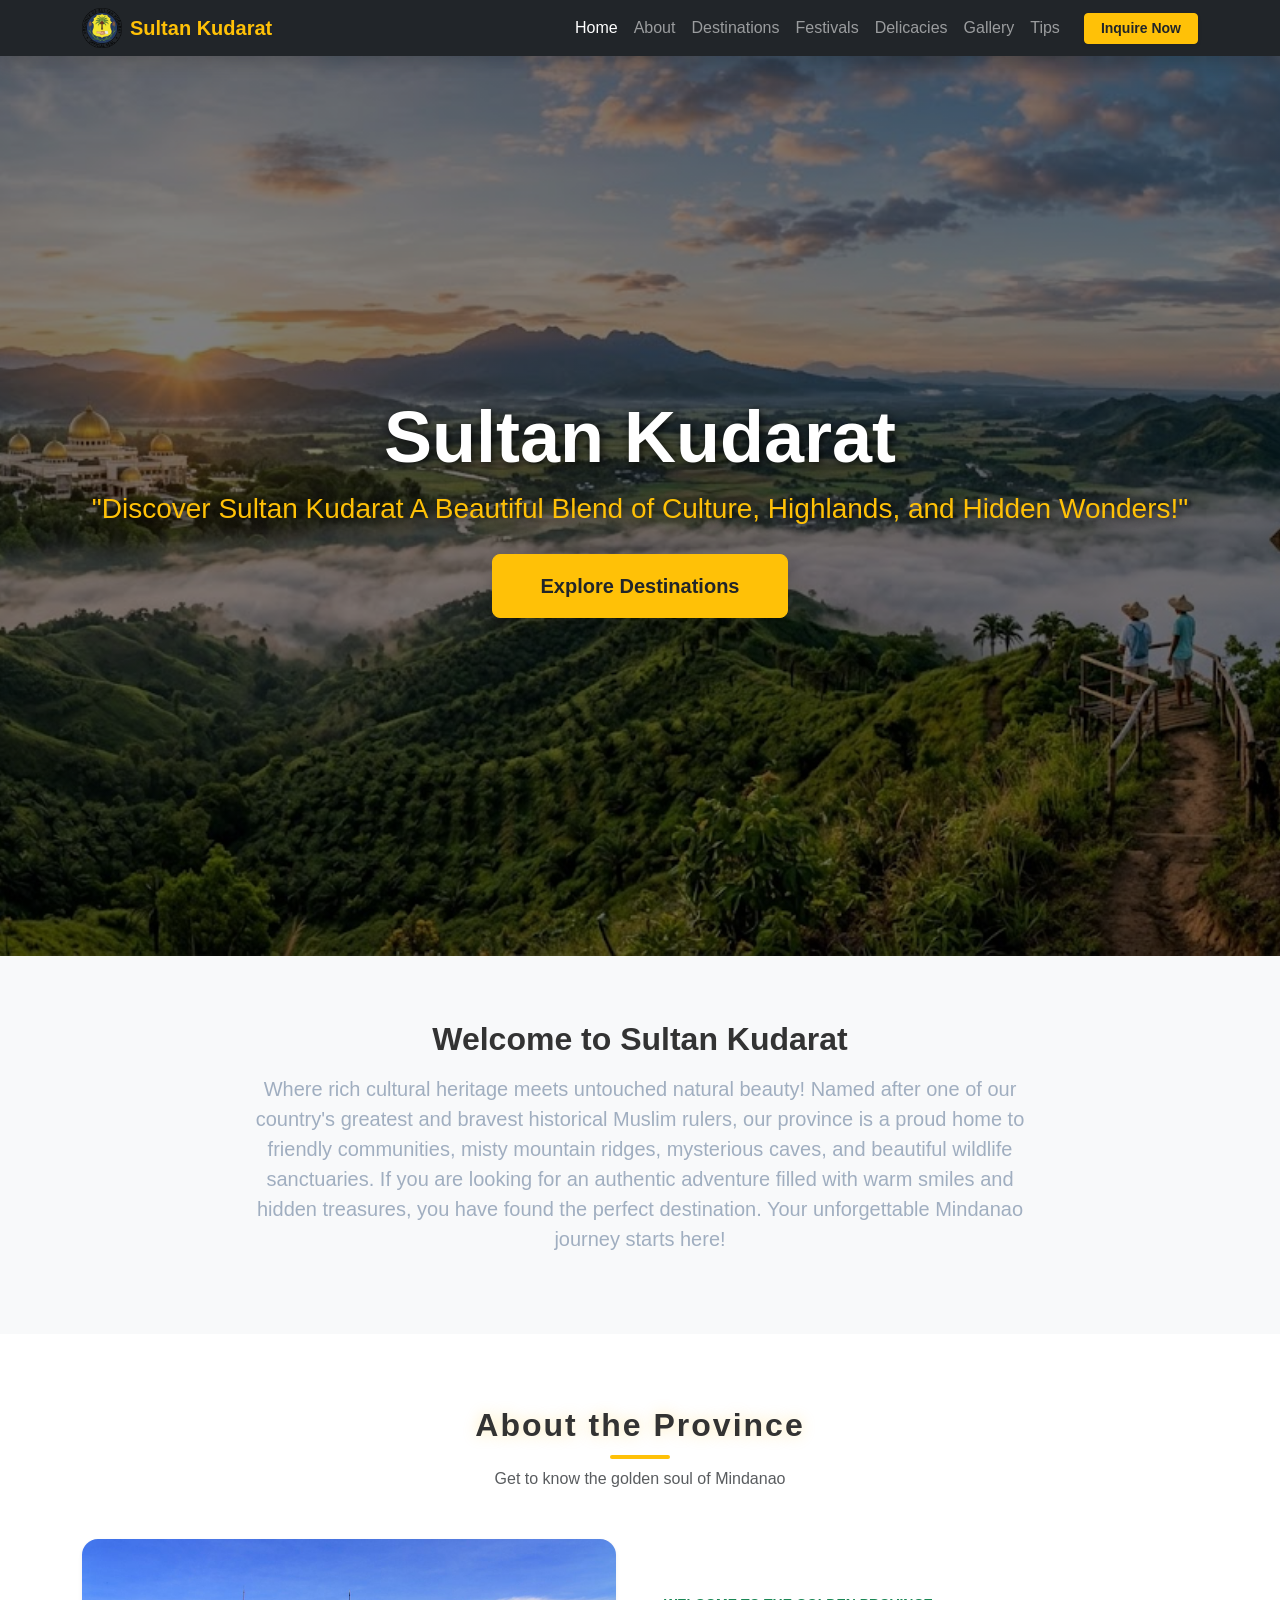
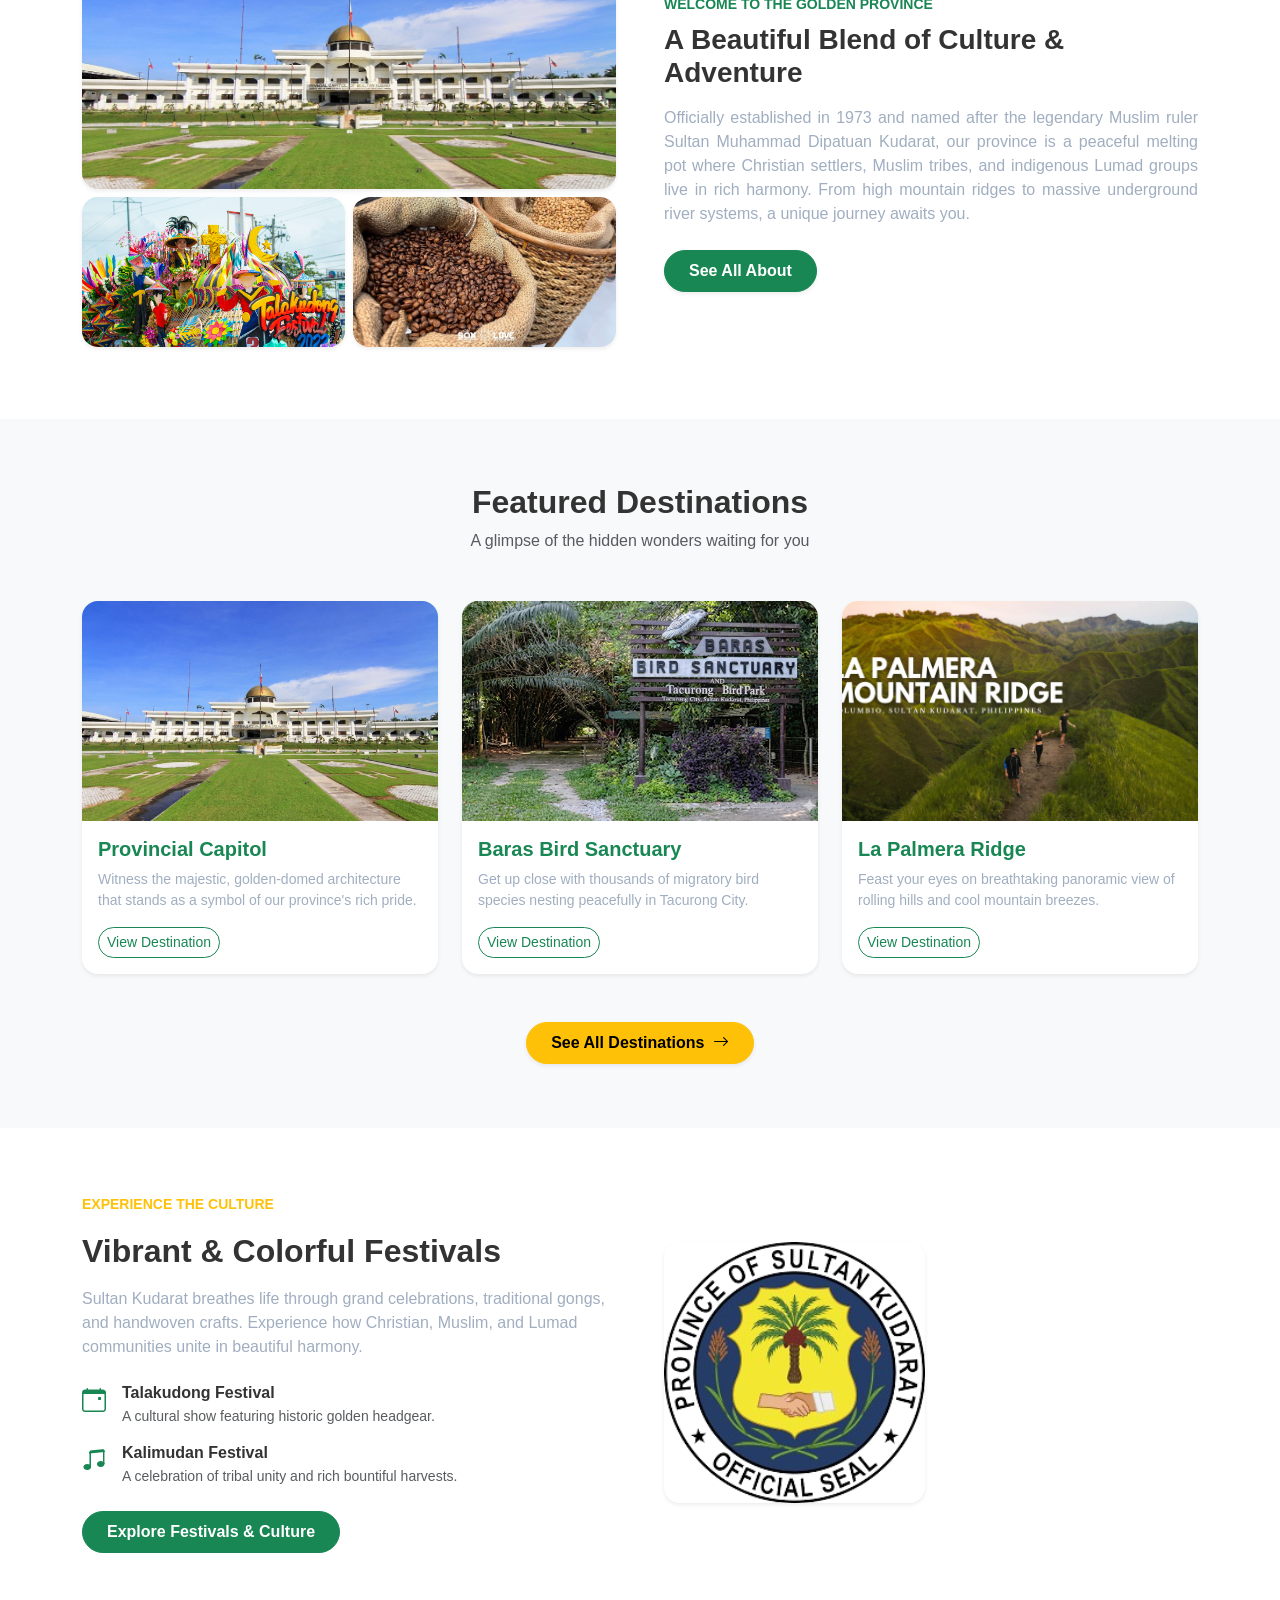
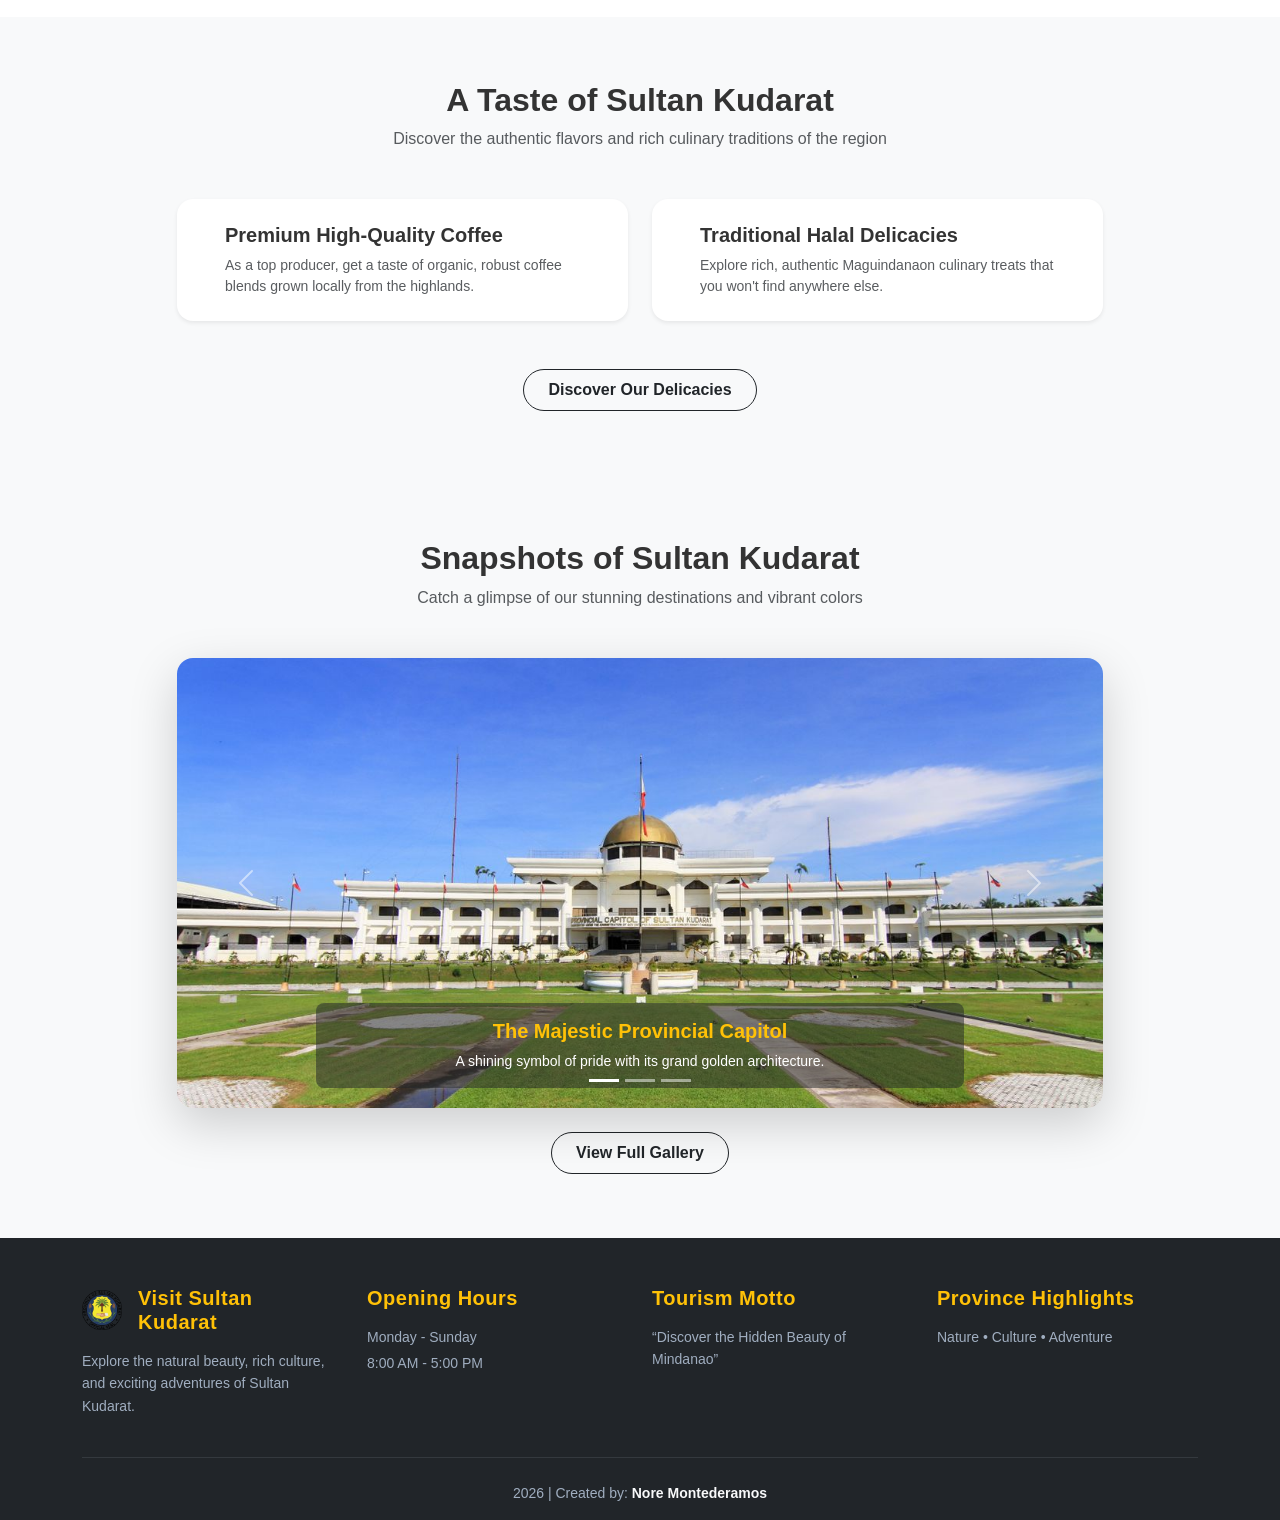
<file: index.html>
<!DOCTYPE html>
<html lang="en">
<head>
    <meta charset="UTF-8">
    <meta name="viewport" content="width=device-width, initial-scale=1.0">
    <title>Home - Sultan Kudarat Tourism Website</title>
    <link href="https://cdn.jsdelivr.net/npm/bootstrap@5.3.3/dist/css/bootstrap.min.css" rel="stylesheet">
    <link rel="stylesheet" href="https://cdn.jsdelivr.net/npm/bootstrap-icons@1.11.0/font/bootstrap-icons.css">
    <link rel="stylesheet" href="style/style.css">
</head>
<body>

    <nav class="navbar navbar-expand-lg navbar-dark bg-dark sticky-top shadow">
        <div class="container">
            <img src="images/logo.png" alt="Sultan Kudarat Tourism Logo" height="40" class="me-2">
            <a class="navbar-brand fw-bold text-warning" href="#home">Sultan Kudarat</a>
            <button class="navbar-toggler" type="button" data-bs-toggle="collapse" data-bs-target="#navbarNav"><span class="navbar-toggler-icon"></span></button>
            <div class="collapse navbar-collapse" id="navbarNav">
    <ul class="navbar-nav ms-auto text-center">
        <li class="nav-item"><a class="nav-link active" href="index.html#home">Home</a></li>
        <li class="nav-item"><a class="nav-link" href="about.html">About</a></li>        
        <li class="nav-item"><a class="nav-link" href="destinations.html">Destinations</a></li>
        <li class="nav-item"><a class="nav-link" href="festivals.html">Festivals</a></li>
        <li class="nav-item"><a class="nav-link" href="food.html">Delicacies</a></li>
        <li class="nav-item"><a class="nav-link" href="gallery.html">Gallery</a></li>
        <li class="nav-item"><a class="nav-link" href="tips.html">Tips</a></li>
        <li class="nav-item d-flex align-items-center ms-lg-3 mt-2 mt-lg-0"><a class="btn btn-warning btn-sm text-dark px-3 fw-bold shadow-sm" href="inquiry.html">Inquire Now</a></li>
    </ul>
            </div>
        </div>
    </nav>

    <section id="home" class="hero-banner d-flex align-items-center text-center text-white">
        <div class="container">
            <h1 class="display-2 fw-bold text-shadow animate-fade-in">Sultan Kudarat</h1>
            <p class="lead fs-3 text-warning mb-4 text-shadow italic">"Discover Sultan Kudarat A Beautiful Blend of Culture, Highlands, and Hidden Wonders!"</p>
            <a href="destinations.html" class="btn btn-warning btn-lg px-5 py-3 fw-bold text-dark shadow  btn-hover-grow">Explore Destinations</a>
        </div>
    </section>

    <section class="py-5 bg-light text-center">
        <div class="container py-3">
            <h2 class="fw-bold mb-3">Welcome to Sultan Kudarat</h2>
            <p class="lead text-secondary mx-auto" style="max-width:800px;"> Where rich cultural heritage meets untouched natural beauty! Named after one of our country's greatest and bravest historical Muslim rulers, our province is a proud home to friendly communities, misty mountain ridges, mysterious caves, and beautiful wildlife sanctuaries. If you are looking for an authentic adventure filled with warm smiles and hidden treasures, you have found the perfect destination. Your unforgettable Mindanao journey starts here!</p>
        </div>
    </section>

<section id="about" class="py-5 bg-white">
        <div class="container py-4">
            <div class="text-center mb-5">
                <h2 class="fw-bold section-title">About the Province</h2>
                <p class="text-muted">Get to know the golden soul of Mindanao</p>
            </div>
            <div class="row align-items-center g-5">
                <div class="col-lg-6">
                    <div class="row g-2">
                        <div class="col-12">
                            <img src="images/capitol.jpg" alt="Sultan Kudarat Capitol" class="img-fluid rounded-4 shadow-sm w-100" style="height: 250px; object-fit: cover;">
                        </div>
                        <div class="col-6">
                            <img src="images/talakudong.jpg" alt="Talakudong Festival" class="img-fluid rounded-4 shadow-sm w-100" style="height: 150px; object-fit: cover;">
                        </div>
                        <div class="col-6">
                            <img src="images/kape.jpg" alt="Local Coffee" class="img-fluid rounded-4 shadow-sm w-100" style="height: 150px; object-fit: cover;">
                        </div>
                    </div>
                </div>
                <div class="col-lg-6 d-flex flex-column align-items-start">
                    <span class="text-success fw-bold text-uppercase tracking-wider small mb-2">Welcome to the Golden Province</span>
                    <h3 class="fw-bold mb-3">A Beautiful Blend of Culture & Adventure</h3>
                    <p class="text-secondary justify-text mb-4">
                        Officially established in 1973 and named after the legendary Muslim ruler Sultan Muhammad Dipatuan Kudarat, our province is a peaceful melting pot where Christian settlers, Muslim tribes, and indigenous Lumad groups live in rich harmony. From high mountain ridges to massive underground river systems, a unique journey awaits you.
                    </p>
                    <a href="about.html" class="btn btn-success px-4 py-2 rounded-pill shadow-sm fw-semibold">See All About</a>
                </div>
            </div>
        </div>
    </section>

<section class="py-5 bg-light">
    <div class="container py-3">
        <div class="text-center mb-5">
            <h2 class="fw-bold">Featured Destinations</h2>
            <p class="text-muted">A glimpse of the hidden wonders waiting for you</p>
        </div>
        
        <div class="row g-4">
            <div class="col-md-4">
                <div class="card h-100 shadow-sm border-0 rounded-4 overflow-hidden">
                    <img src="images/capitol.jpg" class="card-img-top" alt="Provincial Capitol" style="height: 220px; object-fit: cover;">
                    <div class="card-body d-flex flex-column">
                        <h5 class="card-title fw-bold text-success">Provincial Capitol</h5>
                        <p class="card-text text-secondary small">Witness the majestic, golden-domed architecture that stands as a symbol of our province's rich pride.</p>
                        <a href="destinations.html" class="btn btn-outline-success btn-sm mt-auto align-self-start rounded-pill">View Destination</a>
                    </div>
                </div>
            </div>
            <div class="col-md-4">
                <div class="card h-100 shadow-sm border-0 rounded-4 overflow-hidden">
                    <img src="images/bird.jpg" class="card-img-top" alt="Baras Bird Sanctuary" style="height: 220px; object-fit: cover;">
                    <div class="card-body d-flex flex-column">
                        <h5 class="card-title fw-bold text-success">Baras Bird Sanctuary</h5>
                        <p class="card-text text-secondary small">Get up close with thousands of migratory bird species nesting peacefully in Tacurong City.</p>
                        <a href="destinations.html" class="btn btn-outline-success btn-sm mt-auto align-self-start rounded-pill">View Destination</a>
                    </div>
                </div>
            </div>
            <div class="col-md-4">
                <div class="card h-100 shadow-sm border-0 rounded-4 overflow-hidden">
                    <img src="images/mountain.jpg" class="card-img-top" alt="La Palmera Mountain Ridge" style="height: 220px; object-fit: cover;">
                    <div class="card-body d-flex flex-column">
                        <h5 class="card-title fw-bold text-success">La Palmera Ridge</h5>
                        <p class="card-text text-secondary small">Feast your eyes on breathtaking panoramic view of rolling hills and cool mountain breezes.</p>
                        <a href="destinations.html" class="btn btn-outline-success btn-sm mt-auto align-self-start rounded-pill">View Destination</a>
                    </div>
                </div>
            </div>
        </div>

        <div class="text-center mt-5">
            <a href="destinations.html" class="btn btn-warning fw-bold px-4 py-2 rounded-pill shadow-sm">See All Destinations <i class="bi bi-arrow-right ms-1"></i></a>
        </div>
    </div>
</section>

<section class="py-5 bg-white">
    <div class="container py-3">
        <div class="row align-items-center g-5">
            <div class="col-lg-6 order-lg-2">
                <img src="images/logo.png" alt="Festivals" class="img-fluid rounded-4 shadow-sm"> </div>
            <div class="col-lg-6 order-lg-1">
                <span class="text-warning fw-bold text-uppercase tracking-wider small">Experience the Culture</span>
                <h2 class="fw-bold my-3">Vibrant & Colorful Festivals</h2>
                <p class="text-secondary mb-4">Sultan Kudarat breathes life through grand celebrations, traditional gongs, and handwoven crafts. Experience how Christian, Muslim, and Lumad communities unite in beautiful harmony.</p>
                
                <div class="mb-4">
                    <div class="d-flex align-items-start mb-3">
                        <i class="bi bi-calendar-event text-success fs-4 me-3"></i>
                        <div>
                            <h6 class="fw-bold mb-1">Talakudong Festival</h6>
                            <p class="text-muted small mb-0">A cultural show featuring historic golden headgear.</p>
                        </div>
                    </div>
                    <div class="d-flex align-items-start">
                        <i class="bi bi-music-note-beamed text-success fs-4 me-3"></i>
                        <div>
                            <h6 class="fw-bold mb-1">Kalimudan Festival</h6>
                            <p class="text-muted small mb-0">A celebration of tribal unity and rich bountiful harvests.</p>
                        </div>
                    </div>
                </div>

                <a href="festivals.html" class="btn btn-success fw-bold px-4 py-2 rounded-pill">Explore Festivals & Culture</a>
            </div>
        </div>
    </div>
</section>

<section class="py-5 bg-light">
    <div class="container py-3">
        <div class="text-center mb-5">
            <h2 class="fw-bold">A Taste of Sultan Kudarat</h2>
            <p class="text-muted">Discover the authentic flavors and rich culinary traditions of the region</p>
        </div>

        <div class="row g-4 justify-content-center">
            <div class="col-md-5">
                <div class="p-4 bg-white rounded-4 shadow-sm d-flex align-items-center">
                    <i class="bi text-warning display-5 me-4"></i>
                    <div>
                        <h5 class="fw-bold">Premium High-Quality Coffee</h5>
                        <p class="text-muted small mb-0">As a top producer, get a taste of organic, robust coffee blends grown locally from the highlands.</p>
                    </div>
                </div>
            </div>
            <div class="col-md-5">
                <div class="p-4 bg-white rounded-4 shadow-sm d-flex align-items-center">
                    <i class="bi text-warning display-5 me-4"></i>
                    <div>
                        <h5 class="fw-bold">Traditional Halal Delicacies</h5>
                        <p class="text-muted small mb-0">Explore rich, authentic Maguindanaon culinary treats that you won't find anywhere else.</p>
                    </div>
                </div>
            </div>
        </div>

        <div class="text-center mt-5">
            <a href="food.html" class="btn btn-outline-dark fw-bold px-4 py-2 rounded-pill">Discover Our Delicacies</a>
        </div>
    </div>
</section>

    <section id="homepage-gallery" class="py-5 bg-light">
        <div class="container py-3">
            <div class="text-center mb-5">
                <h2 class="fw-bold">Snapshots of Sultan Kudarat</h2>
                <p class="text-muted">Catch a glimpse of our stunning destinations and vibrant colors</p>
            </div>

            <div class="row justify-content-center">
                <div class="col-lg-10">
                    <div id="tourismCarousel" class="carousel slide carousel-fade shadow-lg rounded-4 overflow-hidden" data-bs-ride="carousel">
                        <div class="carousel-indicators">
                            <button type="button" data-bs-target="#tourismCarousel" data-bs-slide-to="0" class="active"></button>
                            <button type="button" data-bs-target="#tourismCarousel" data-bs-slide-to="1"></button>
                            <button type="button" data-bs-target="#tourismCarousel" data-bs-slide-to="2"></button>
                        </div>

                        <div class="carousel-inner">
                            <div class="carousel-item active" data-bs-interval="4000">
                                <img src="images/capitol.jpg" class="d-block w-100" alt="Provincial Capitol" style="height: 450px; object-fit: cover;">
                                <div class="carousel-caption d-none d-md-block bg-dark bg-opacity-50 rounded-3 p-3">
                                    <h5 class="fw-bold text-warning">The Majestic Provincial Capitol</h5>
                                    <p class="small mb-0">A shining symbol of pride with its grand golden architecture.</p>
                                </div>
                            </div>
                            <div class="carousel-item" data-bs-interval="4000">
                                <img src="images/mountain.jpg" class="d-block w-100" alt="La Palmera Mountain Ridge" style="height: 450px; object-fit: cover;">
                                <div class="carousel-caption d-none d-md-block bg-dark bg-opacity-50 rounded-3 p-3">
                                    <h5 class="fw-bold text-warning">La Palmera Mountain Ridge</h5>
                                    <p class="small mb-0">Panoramic ridges, green horizons, and cool highlands.</p>
                                </div>
                            </div>
                            <div class="carousel-item" data-bs-interval="4000">
                                <img src="images/bird.jpg" class="d-block w-100" alt="Baras Bird Sanctuary" style="height: 450px; object-fit: cover;">
                                <div class="carousel-caption d-none d-md-block bg-dark bg-opacity-50 rounded-3 p-3">
                                    <h5 class="fw-bold text-warning">Baras Bird Sanctuary</h5>
                                    <p class="small mb-0">Home to thousands of flying wild and migratory birds.</p>
                                </div>
                            </div>
                        </div>

                        <button class="carousel-control-prev" type="button" data-bs-target="#tourismCarousel" data-bs-slide="prev">
                            <span class="carousel-control-prev-icon"></span>
                        </button>
                        <button class="carousel-control-next" type="button" data-bs-target="#tourismCarousel" data-bs-slide="next">
                            <span class="carousel-control-next-icon"></span>
                        </button>
                    </div>

                    <div class="text-center mt-4">
                        <a href="gallery.html" class="btn btn-outline-dark fw-bold px-4 py-2 rounded-pill">View Full Gallery</a>
                    </div>
                </div>
            </div>
        </div>
    </section>

<footer class="bg-dark text-white pt-5 pb-3">
    <div class="container">
        <div class="row g-4 mb-4">           
            <div class="col-md-3 pe-lg-4">
                <div class="d-flex align-items-center mb-3">
                   <img src="images/logo.png" alt="Sultan Kudarat Tourism Logo" style="height: 40px; width: auto;" class="me-3">
                    <h5 class="fw-bold text-warning mb-0">Visit Sultan Kudarat</h5>
                </div>
                <p class="text-secondary small">Explore the natural beauty, rich culture, and exciting adventures of Sultan Kudarat.</p>
            </div>

            <div class="col-md-3">
                <h5 class="fw-bold text-warning mb-3">Opening Hours</h5>
                <p class="mb-1 text-secondary small">Monday - Sunday</p>
                <p class="text-secondary small">8:00 AM - 5:00 PM</p>
            </div>

            <div class="col-md-3">
                <h5 class="fw-bold text-warning mb-3">Tourism Motto</h5>
                <p class="text-secondary small">“Discover the Hidden Beauty of Mindanao”</p>
            </div>
            <div class="col-md-3">
                <h5 class="fw-bold text-warning mb-3">Province Highlights</h5>
                <p class="text-secondary small">Nature • Culture • Adventure</p>
            </div>
        </div>
        <hr class="border-secondary">
        <div class="row pt-2">
            <div class="col text-center">
                <p class="text-secondary small mb-0">
                 2026 | Created by: <span class="text-light fw-semibold">Nore Montederamos</span>
                </p>
            </div>
        </div>
    </div>
</footer>

    <script src="https://cdn.jsdelivr.net/npm/bootstrap@5.3.0/dist/js/bootstrap.bundle.min.js"></script>
    <script src="script/script.js"></script>
</body>
</html>
</file>
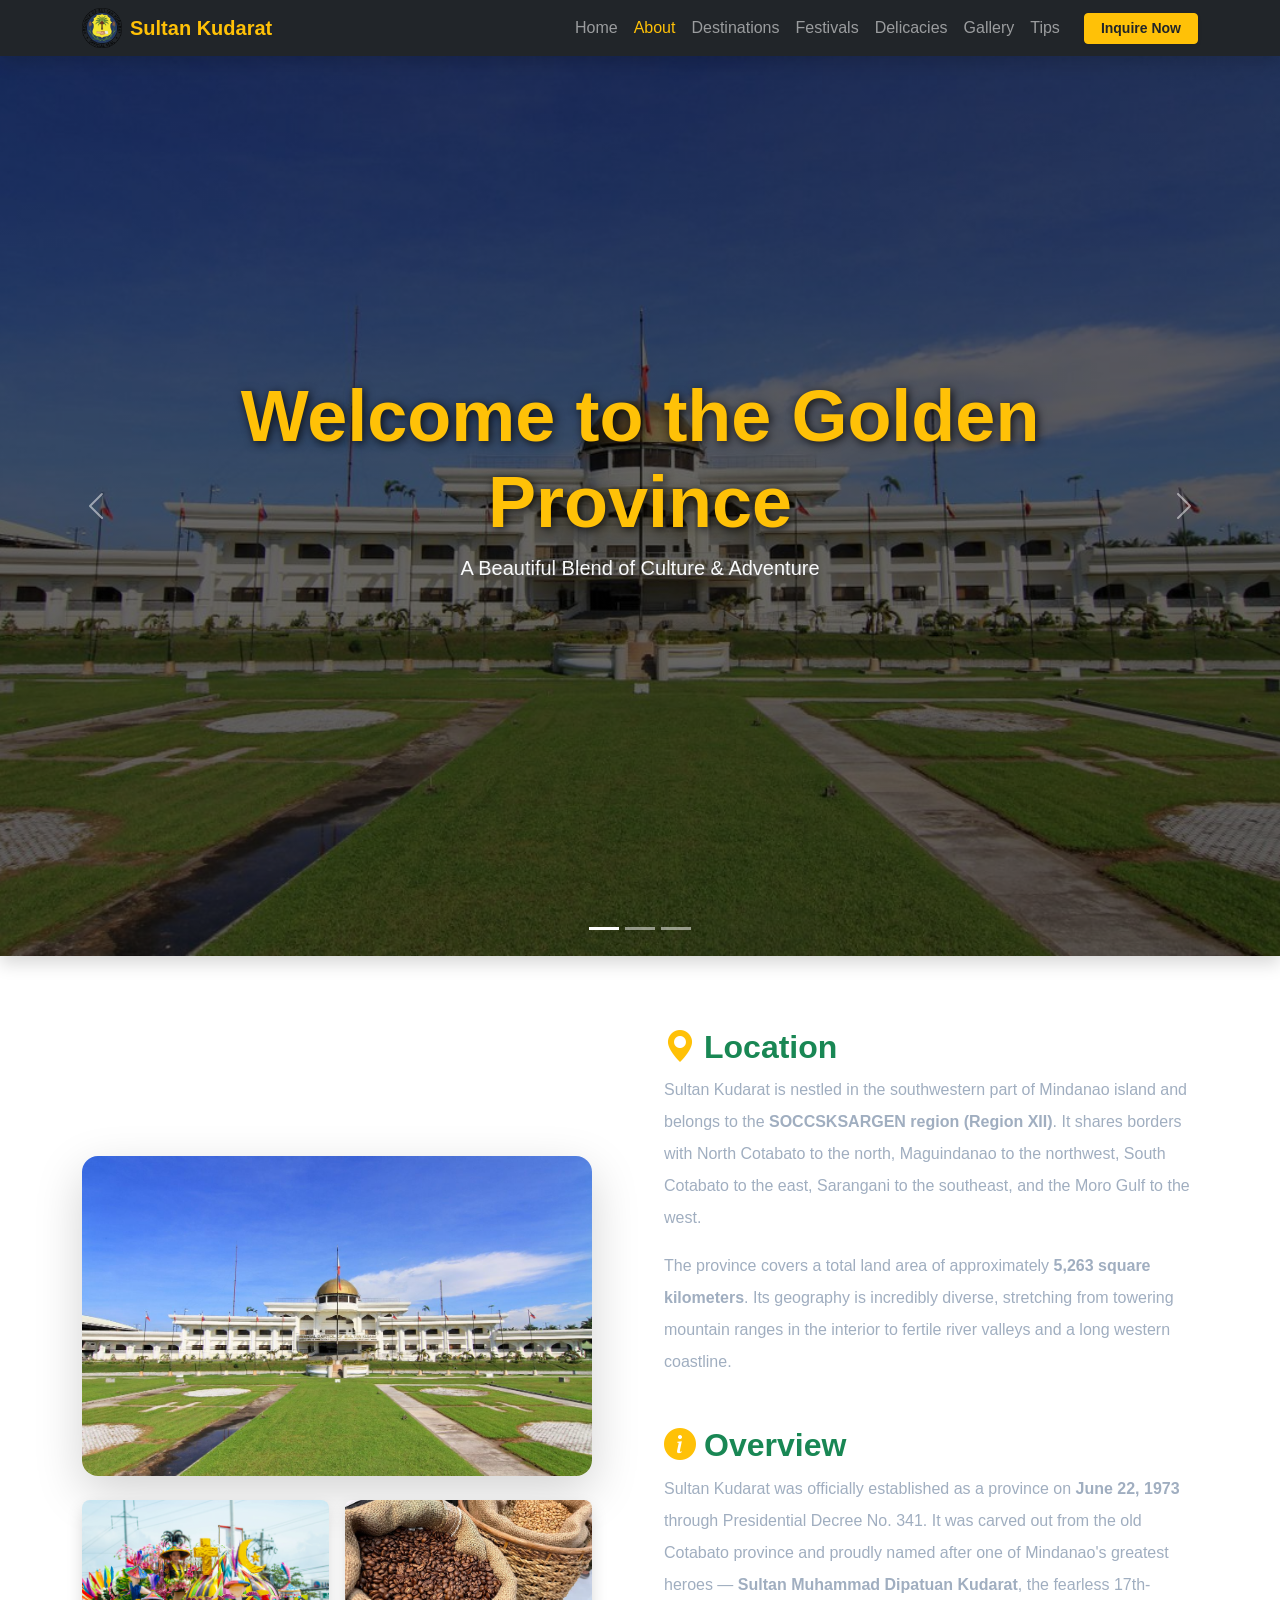
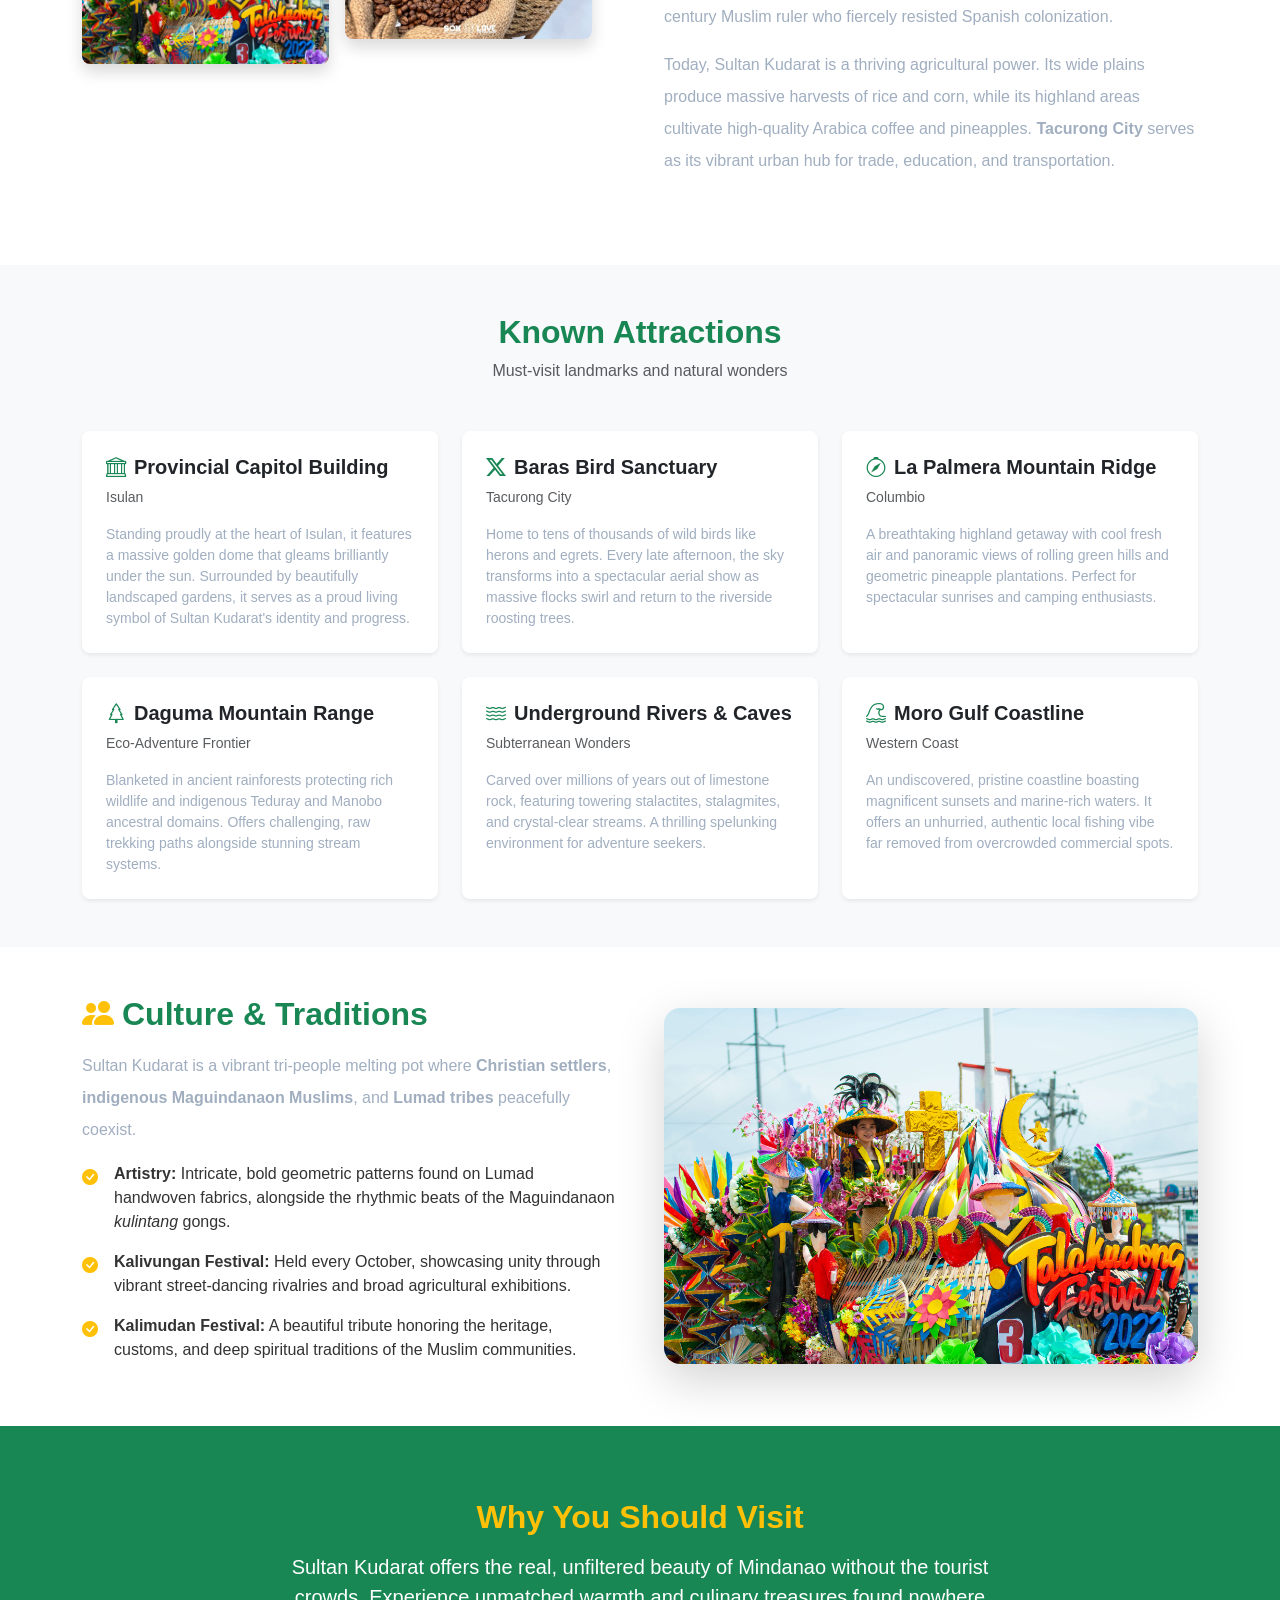
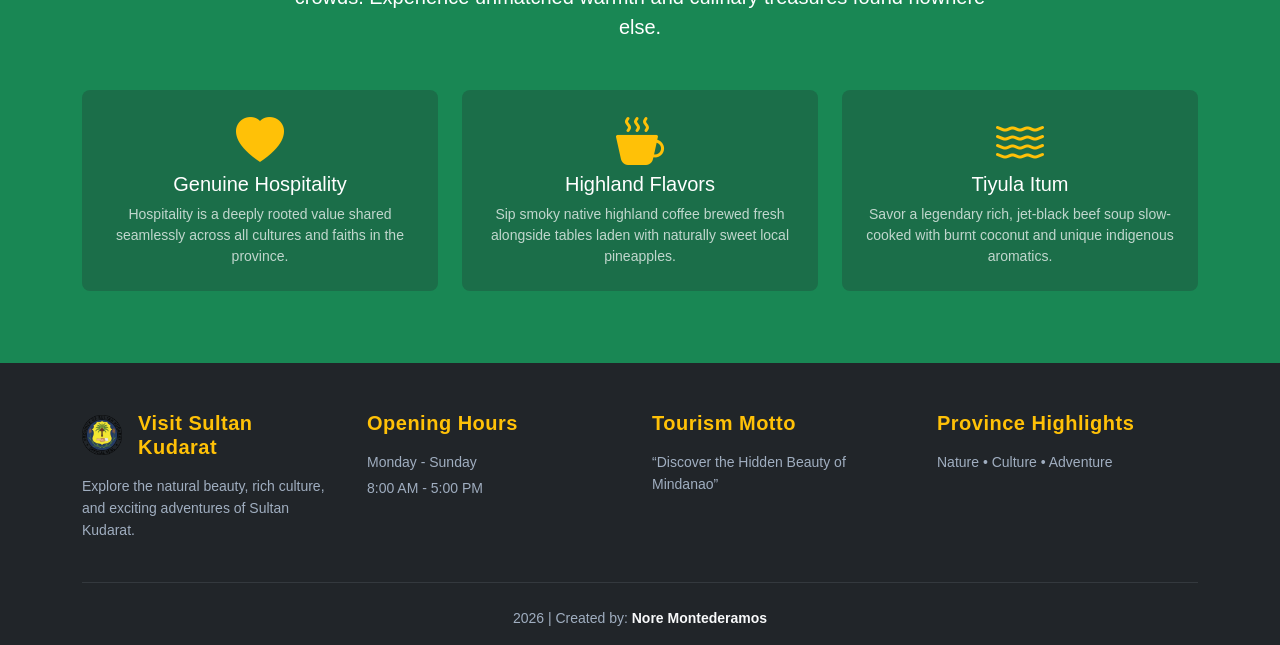
<file: about.html>
<!DOCTYPE html>
<html lang="en">
<head>
    <meta charset="UTF-8">
    <meta name="viewport" content="width=device-width, initial-scale=1.0">
    <title>About Us - Sultan Kudarat Tourism Website</title>
    <link href="https://cdn.jsdelivr.net/npm/bootstrap@5.3.0/dist/css/bootstrap.min.css" rel="stylesheet">
    <link rel="stylesheet" href="https://cdn.jsdelivr.net/npm/bootstrap-icons@1.11.0/font/bootstrap-icons.css">
    <link rel="stylesheet" href="style/style.css">
    <style>

    </style>
</head>
<body class="bg-light">

    <nav class="navbar navbar-expand-lg navbar-dark bg-dark sticky-top shadow">
        <div class="container">
            <img src="images/logo.png" alt="Sultan Kudarat Tourism Logo" height="40" class="me-2">
            <a class="navbar-brand fw-bold text-warning" href="index.html#home">Sultan Kudarat</a>
            <button class="navbar-toggler" type="button" data-bs-toggle="collapse" data-bs-target="#navbarNav">
                <span class="navbar-toggler-icon"></span>
            </button>
            <div class="collapse navbar-collapse" id="navbarNav">
                <ul class="navbar-nav ms-auto text-center align-items-center">
                    <li class="nav-item"><a class="nav-link" href="index.html#home">Home</a></li>
                    <li class="nav-item"><a class="nav-link active text-warning" href="about.html">About</a></li>        
                    <li class="nav-item"><a class="nav-link" href="destinations.html">Destinations</a></li>
                    <li class="nav-item"><a class="nav-link" href="festivals.html">Festivals</a></li>
                    <li class="nav-item"><a class="nav-link" href="food.html">Delicacies</a></li>
                    <li class="nav-item"><a class="nav-link" href="gallery.html">Gallery</a></li>
                    <li class="nav-item"><a class="nav-link" href="tips.html">Tips</a></li>
                    <li class="nav-item ms-lg-3 mt-2 mt-lg-0">
                        <a class="btn btn-warning btn-sm text-dark px-3 fw-bold shadow-sm" href="inquiry.html">Inquire Now</a>
                    </li>
                </ul>
            </div>
        </div>
    </nav>

    <header id="heroCarousel" class="carousel slide carousel-fade shadow" data-bs-ride="carousel" data-bs-interval="4000">
        <div class="carousel-indicators">
            <button type="button" data-bs-target="#heroCarousel" data-bs-slide-to="0" class="active" aria-current="true"></button>
            <button type="button" data-bs-target="#heroCarousel" data-bs-slide-to="1"></button>
            <button type="button" data-bs-target="#heroCarousel" data-bs-slide-to="2"></button>
        </div>

        <div class="carousel-inner">
            <div class="carousel-item active" style="background: linear-gradient(rgba(0, 0, 0, 0.6), rgba(0, 0, 0, 0.6)), url('images/capitol.jpg') no-repeat center center/cover; min-height: 100vh">
                <div class="carousel-caption d-flex flex-column justify-content-center h-100">
                    <h1 class="display-2 fw-bold text-shadow animate-fade-in text-warning">Welcome to the Golden Province</h1>
                    <p class="lead text-light">A Beautiful Blend of Culture & Adventure</p>
                </div>
            </div>

            <div class="carousel-item" style="background: linear-gradient(rgba(0, 0, 0, 0.6), rgba(0, 0, 0, 0.6)), url('images/talakudong.jpg') no-repeat center center/cover;min-height: 100vh">
                <div class="carousel-caption d-flex flex-column justify-content-center h-100">
                    <h1 class="display-4 fw-bold text-warning">Rich Culture & Traditions</h1>
                    <p class="lead text-light">A beautiful melting pot of diverse faiths and heritages</p>
                </div>
            </div>

            <div class="carousel-item" style="background: linear-gradient(rgba(0, 0, 0, 0.6), rgba(0, 0, 0, 0.6)), url('images/kape.jpg') no-repeat center center/cover; min-height: 100vh">
                <div class="carousel-caption d-flex flex-column justify-content-center h-100">
                    <h1 class="display-4 fw-bold text-warning">Breathtaking Destinations</h1>
                    <p class="lead text-light">Explore pristine highlands, caves, and coastlines</p>
                </div>
            </div>
        </div>

        <button class="carousel-control-prev" type="button" data-bs-target="#heroCarousel" data-bs-slide="prev">
            <span class="carousel-control-prev-icon" aria-hidden="true"></span>
            <span class="visually-hidden">Previous</span>
        </button>
        <button class="carousel-control-next" type="button" data-bs-target="#heroCarousel" data-bs-slide="next">
            <span class="carousel-control-next-icon" aria-hidden="true"></span>
            <span class="visually-hidden">Next</span>
        </button>
    </header>

    <section class="py-5 bg-white">
        <div class="container py-4">
            <div class="row g-5 align-items-center">
                <div class="col-lg-6">
                    <div class="position-relative pe-lg-4">
                        <img src="images/capitol.jpg" alt="Sultan Kudarat Capitol" class="img-fluid rounded-4 shadow-lg w-100 mb-4">
                        <div class="row g-3">
                            <div class="col-6">
                                <img src="images/talakudong.jpg" alt="Talakudong Festival" class="img-fluid rounded-3 shadow">
                            </div>
                            <div class="col-6">
                                <img src="images/kape.jpg" alt="Sultan Kudarat Coffee" class="img-fluid rounded-3 shadow">
                            </div>
                        </div>
                    </div>
                </div>
                <div class="col-lg-6">
                    <div class="mb-4">
                        <h2 class="fw-bold text-success d-flex align-items-center gap-2">
                            <i class="bi bi-geo-alt-fill text-warning"></i> Location
                        </h2>
                        <p class="text-secondary lh-lg text-start">Sultan Kudarat is nestled in the southwestern part of Mindanao island and belongs to the <strong>SOCCSKSARGEN region (Region XII)</strong>. It shares borders with North Cotabato to the north, Maguindanao to the northwest, South Cotabato to the east, Sarangani to the southeast, and the Moro Gulf to the west.</p>
                        <p class="text-secondary lh-lg text-start">The province covers a total land area of approximately <strong>5,263 square kilometers</strong>. Its geography is incredibly diverse, stretching from towering mountain ranges in the interior to fertile river valleys and a long western coastline.</p>
                    </div>

                    <div class="mt-5">
                        <h2 class="fw-bold text-success d-flex align-items-center gap-2">
                            <i class="bi bi-info-circle-fill text-warning"></i> Overview
                        </h2>
                        <p class="text-secondary lh-lg text-start">Sultan Kudarat was officially established as a province on <strong>June 22, 1973</strong> through Presidential Decree No. 341. It was carved out from the old Cotabato province and proudly named after one of Mindanao's greatest heroes — <strong>Sultan Muhammad Dipatuan Kudarat</strong>, the fearless 17th-century Muslim ruler who fiercely resisted Spanish colonization.</p>
                        <p class="text-secondary lh-lg text-start">Today, Sultan Kudarat is a thriving agricultural power. Its wide plains produce massive harvests of rice and corn, while its highland areas cultivate high-quality Arabica coffee and pineapples. <strong>Tacurong City</strong> serves as its vibrant urban hub for trade, education, and transportation.</p>
                    </div>
                </div>
            </div>
        </div>
    </section>

    <section class="py-5 bg-light">
        <div class="container">
            <div class="text-center mb-5">
                <h2 class="fw-bold text-success">Known Attractions</h2>
                <p class="text-muted">Must-visit landmarks and natural wonders</p>
            </div>
            <div class="row g-4">
                <div class="col-md-6 col-lg-4">
                    <div class="card h-100 border-0 shadow-sm rounded-3 attraction-card">
                        <div class="card-body p-4">
                            <h5 class="fw-bold text-dark mb-2"><i class="bi bi-bank text-success me-2"></i>Provincial Capitol Building</h5>
                            <p class="text-muted small mb-3">Isulan</p>
                            <p class="card-text text-secondary small lh-base">Standing proudly at the heart of Isulan, it features a massive golden dome that gleams brilliantly under the sun. Surrounded by beautifully landscaped gardens, it serves as a proud living symbol of Sultan Kudarat's identity and progress.</p>
                        </div>
                    </div>
                </div>
                <div class="col-md-6 col-lg-4">
                    <div class="card h-100 border-0 shadow-sm rounded-3 attraction-card">
                        <div class="card-body p-4">
                            <h5 class="fw-bold text-dark mb-2"><i class="bi bi-twitter-x text-success me-2"></i>Baras Bird Sanctuary</h5>
                            <p class="text-muted small mb-3">Tacurong City</p>
                            <p class="card-text text-secondary small lh-base">Home to tens of thousands of wild birds like herons and egrets. Every late afternoon, the sky transforms into a spectacular aerial show as massive flocks swirl and return to the riverside roosting trees.</p>
                        </div>
                    </div>
                </div>
                <div class="col-md-6 col-lg-4">
                    <div class="card h-100 border-0 shadow-sm rounded-3 attraction-card">
                        <div class="card-body p-4">
                            <h5 class="fw-bold text-dark mb-2"><i class="bi bi-compass text-success me-2"></i>La Palmera Mountain Ridge</h5>
                            <p class="text-muted small mb-3">Columbio</p>
                            <p class="card-text text-secondary small lh-base">A breathtaking highland getaway with cool fresh air and panoramic views of rolling green hills and geometric pineapple plantations. Perfect for spectacular sunrises and camping enthusiasts.</p>
                        </div>
                    </div>
                </div>
                <div class="col-md-6 col-lg-4">
                    <div class="card h-100 border-0 shadow-sm rounded-3 attraction-card">
                        <div class="card-body p-4">
                            <h5 class="fw-bold text-dark mb-2"><i class="bi bi-tree text-success me-2"></i>Daguma Mountain Range</h5>
                            <p class="text-muted small mb-3">Eco-Adventure Frontier</p>
                            <p class="card-text text-secondary small lh-base">Blanketed in ancient rainforests protecting rich wildlife and indigenous Teduray and Manobo ancestral domains. Offers challenging, raw trekking paths alongside stunning stream systems.</p>
                        </div>
                    </div>
                </div>
                <div class="col-md-6 col-lg-4">
                    <div class="card h-100 border-0 shadow-sm rounded-3 attraction-card">
                        <div class="card-body p-4">
                            <h5 class="fw-bold text-dark mb-2"><i class="bi bi-water text-success me-2"></i>Underground Rivers & Caves</h5>
                            <p class="text-muted small mb-3">Subterranean Wonders</p>
                            <p class="card-text text-secondary small lh-base">Carved over millions of years out of limestone rock, featuring towering stalactites, stalagmites, and crystal-clear streams. A thrilling spelunking environment for adventure seekers.</p>
                        </div>
                    </div>
                </div>
                <div class="col-md-6 col-lg-4">
                    <div class="card h-100 border-0 shadow-sm rounded-3 attraction-card">
                        <div class="card-body p-4">
                            <h5 class="fw-bold text-dark mb-2"><i class="bi bi-tsunami text-success me-2"></i>Moro Gulf Coastline</h5>
                            <p class="text-muted small mb-3">Western Coast</p>
                            <p class="card-text text-secondary small lh-base">An undiscovered, pristine coastline boasting magnificent sunsets and marine-rich waters. It offers an unhurried, authentic local fishing vibe far removed from overcrowded commercial spots.</p>
                        </div>
                    </div>
                </div>
            </div>
        </div>
    </section>

    <section class="py-5 bg-white">
        <div class="container">
            <div class="row align-items-center g-5">
                <div class="col-lg-6 order-lg-2">
                    <img src="images/talakudong.jpg" alt="Culture and Traditions" class="img-fluid rounded-4 shadow-lg w-100">
                </div>
                <div class="col-lg-6 order-lg-1">
                    <h2 class="fw-bold text-success mb-3"><i class="bi bi-people-fill text-warning me-2"></i>Culture & Traditions</h2>
                    <p class="text-secondary lh-lg">Sultan Kudarat is a vibrant tri-people melting pot where <strong>Christian settlers</strong>, <strong>indigenous Maguindanaon Muslims</strong>, and <strong>Lumad tribes</strong> peacefully coexist.</p>
                    
                    <ul class="list-unstyled mt-3">
                        <li class="mb-3 d-flex align-items-start gap-3">
                            <i class="bi bi-check-circle-fill text-warning mt-1"></i>
                            <div><strong>Artistry:</strong> Intricate, bold geometric patterns found on Lumad handwoven fabrics, alongside the rhythmic beats of the Maguindanaon <em>kulintang</em> gongs.</div>
                        </li>
                        <li class="mb-3 d-flex align-items-start gap-3">
                            <i class="bi bi-check-circle-fill text-warning mt-1"></i>
                            <div><strong>Kalivungan Festival:</strong> Held every October, showcasing unity through vibrant street-dancing rivalries and broad agricultural exhibitions.</div>
                        </li>
                        <li class="mb-3 d-flex align-items-start gap-3">
                            <i class="bi bi-check-circle-fill text-warning mt-1"></i>
                            <div><strong>Kalimudan Festival:</strong> A beautiful tribute honoring the heritage, customs, and deep spiritual traditions of the Muslim communities.</div>
                        </li>
                    </ul>
                </div>
            </div>
        </div>
    </section>

    <section class="py-5 bg-success text-white">
        <div class="container py-4 text-center">
            <h2 class="fw-bold mb-3 text-warning">Why You Should Visit</h2>
            <p class="mx-auto lead mb-5" style="max-width: 700px;">Sultan Kudarat offers the real, unfiltered beauty of Mindanao without the tourist crowds. Experience unmatched warmth and culinary treasures found nowhere else.</p>
            
            <div class="row g-4">
                <div class="col-md-4">
                    <div class="p-4 bg-dark bg-opacity-25 rounded-3 h-100">
                        <i class="bi bi-heart-fill display-5 text-warning mb-3"></i>
                        <h5>Genuine Hospitality</h5>
                        <p class="small text-light text-opacity-75 mb-0">Hospitality is a deeply rooted value shared seamlessly across all cultures and faiths in the province.</p>
                    </div>
                </div>
                <div class="col-md-4">
                    <div class="p-4 bg-dark bg-opacity-25 rounded-3 h-100">
                        <i class="bi bi-cup-hot-fill display-5 text-warning mb-3"></i>
                        <h5>Highland Flavors</h5>
                        <p class="small text-light text-opacity-75 mb-0">Sip smoky native highland coffee brewed fresh alongside tables laden with naturally sweet local pineapples.</p>
                    </div>
                </div>
                <div class="col-md-4">
                    <div class="p-4 bg-dark bg-opacity-25 rounded-3 h-100">
                        <i class="bi bi-water display-5 text-warning mb-3"></i>
                        <h5>Tiyula Itum</h5>
                        <p class="small text-light text-opacity-75 mb-0">Savor a legendary rich, jet-black beef soup slow-cooked with burnt coconut and unique indigenous aromatics.</p>
                    </div>
                </div>
            </div>
        </div>
    </section>

    <footer class="bg-dark text-white pt-5 pb-3">
        <div class="container">
            <div class="row g-4 mb-4">           
                <div class="col-md-3 pe-lg-4">
                    <div class="d-flex align-items-center mb-3">
                        <img src="images/logo.png" alt="Sultan Kudarat Tourism Logo" style="height: 40px; width: auto;" class="me-3">
                        <h5 class="fw-bold text-warning mb-0">Visit Sultan Kudarat</h5>
                    </div>
                    <p class="text-secondary small">Explore the natural beauty, rich culture, and exciting adventures of Sultan Kudarat.</p>
                </div>

                <div class="col-md-3">
                    <h5 class="fw-bold text-warning mb-3">Opening Hours</h5>
                    <p class="mb-1 text-secondary small">Monday - Sunday</p>
                    <p class="text-secondary small">8:00 AM - 5:00 PM</p>
                </div>

                <div class="col-md-3">
                    <h5 class="fw-bold text-warning mb-3">Tourism Motto</h5>
                    <p class="text-secondary small">“Discover the Hidden Beauty of Mindanao”</p>
                </div>
                <div class="col-md-3">
                    <h5 class="fw-bold text-warning mb-3">Province Highlights</h5>
                    <p class="text-secondary small">Nature • Culture • Adventure</p>
                </div>
            </div>
            <hr class="border-secondary">
            <div class="row pt-2">
                <div class="col text-center">
                    <p class="text-secondary small mb-0">
                        2026 | Created by: <span class="text-light fw-semibold">Nore Montederamos</span>
                    </p>
                </div>
            </div>
        </div>
    </footer>

    <script src="https://cdn.jsdelivr.net/npm/bootstrap@5.3.0/dist/js/bootstrap.bundle.min.js"></script>
</body>
</html>
</file>
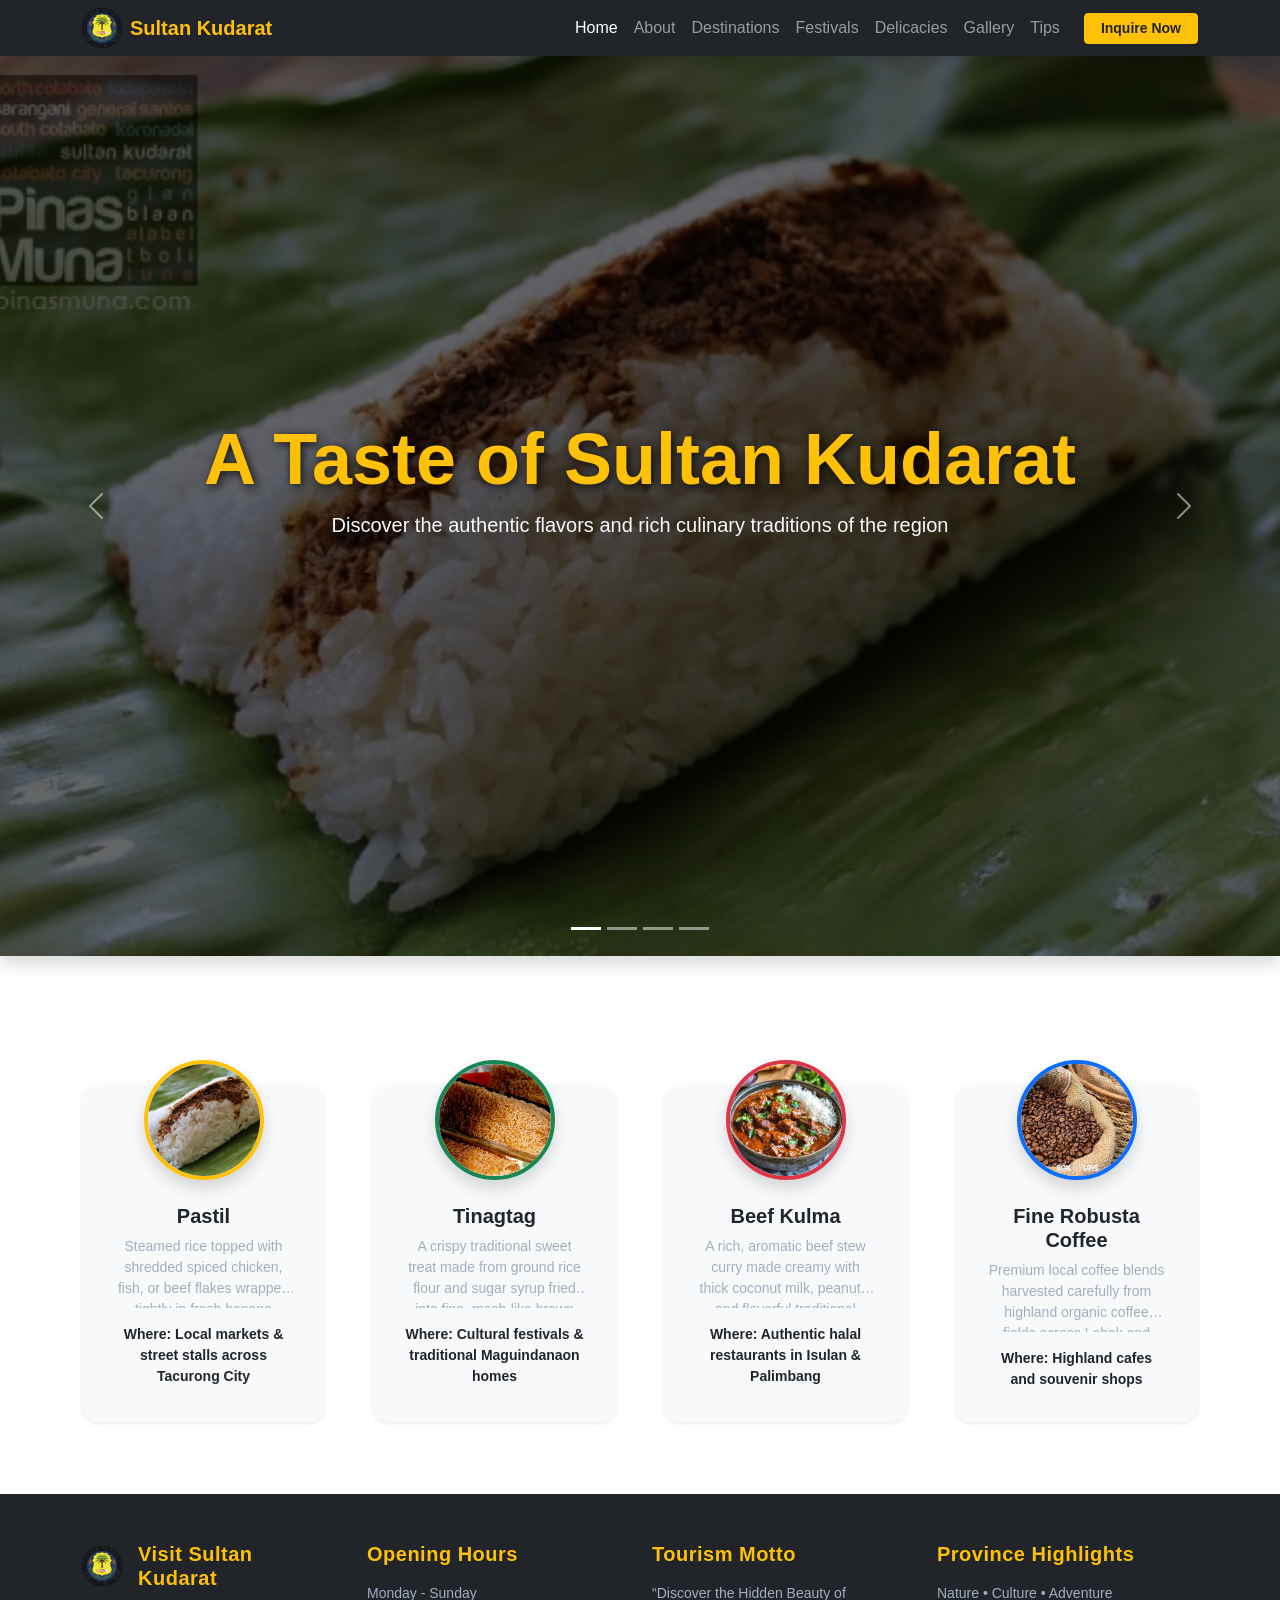
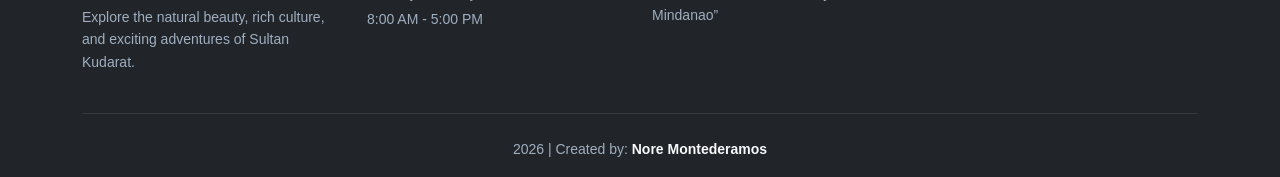
<file: food.html>
<!DOCTYPE html>
<html lang="en">
<head>
    <meta charset="UTF-8">
    <meta name="viewport" content="width=device-width, initial-scale=1.0">
    <title>Delicacies - Sultan Kudarat Tourism Website</title>
    <link href="https://cdn.jsdelivr.net/npm/bootstrap@5.3.0/dist/css/bootstrap.min.css" rel="stylesheet">
    <link rel="stylesheet" href="style/style.css">
</head>
<body>
    <nav class="navbar navbar-expand-lg navbar-dark bg-dark sticky-top shadow">
        <div class="container">
            <img src="images/logo.png" alt="Sultan Kudarat Tourism Logo" height="40" class="me-2">
            <a class="navbar-brand fw-bold text-warning" href="#home">Sultan Kudarat</a>
            <button class="navbar-toggler" type="button" data-bs-toggle="collapse" data-bs-target="#navbarNav"><span class="navbar-toggler-icon"></span></button>
            <div class="collapse navbar-collapse" id="navbarNav">
    <ul class="navbar-nav ms-auto text-center">
        <li class="nav-item"><a class="nav-link active" href="index.html#home">Home</a></li>
        <li class="nav-item"><a class="nav-link" href="about.html">About</a></li>        
        <li class="nav-item"><a class="nav-link" href="destinations.html">Destinations</a></li>
        <li class="nav-item"><a class="nav-link" href="festivals.html">Festivals</a></li>
        <li class="nav-item"><a class="nav-link" href="food.html">Delicacies</a></li>
        <li class="nav-item"><a class="nav-link" href="gallery.html">Gallery</a></li>
        <li class="nav-item"><a class="nav-link" href="tips.html">Tips</a></li>
        <li class="nav-item d-flex align-items-center ms-lg-3 mt-2 mt-lg-0"><a class="btn btn-warning btn-sm text-dark px-3 fw-bold shadow-sm" href="inquiry.html">Inquire Now</a></li>
    </ul>
            </div>
        </div>
    </nav>
    <header id="heroCarousel" class="carousel slide carousel-fade shadow" data-bs-ride="carousel" data-bs-interval="4000">
        <div class="carousel-indicators">
            <button type="button" data-bs-target="#heroCarousel" data-bs-slide-to="0" class="active" aria-current="true"></button>
            <button type="button" data-bs-target="#heroCarousel" data-bs-slide-to="1"></button>
            <button type="button" data-bs-target="#heroCarousel" data-bs-slide-to="2"></button>
            <button type="button" data-bs-target="#heroCarousel" data-bs-slide-to="4"></button>
        </div>

        <div class="carousel-inner">
            <div class="carousel-item active" style="background: linear-gradient(rgba(0, 0, 0, 0.6), rgba(0, 0, 0, 0.6)), url('images/pastil.jpg') no-repeat center center/cover; min-height: 100vh">
                    <div class="carousel-caption d-flex flex-column justify-content-center h-100">
                    <h1 class="display-2 fw-bold text-shadow animate-fade-in text-warning">A Taste of Sultan Kudarat</h1>
                    <p class="lead text-light">Discover the authentic flavors and rich culinary traditions of the region</p>
                </div>
            </div>

            <div class="carousel-item" style="background: linear-gradient(rgba(0, 0, 0, 0.6), rgba(0, 0, 0, 0.6)), url('images/tinagtag.jpg') no-repeat center center/cover;min-height: 100vh">
            </div>

            <div class="carousel-item" style="background: linear-gradient(rgba(0, 0, 0, 0.6), rgba(0, 0, 0, 0.6)), url('images/beef.jpg') no-repeat center center/cover;min-height: 100vh">
            </div>

            <div class="carousel-item" style="background: linear-gradient(rgba(0, 0, 0, 0.6), rgba(0, 0, 0, 0.6)), url('images/kape.jpg') no-repeat center center/cover; min-height: 100vh">
            </div>
        </div>

        <button class="carousel-control-prev" type="button" data-bs-target="#heroCarousel" data-bs-slide="prev">
            <span class="carousel-control-prev-icon" aria-hidden="true"></span>
            <span class="visually-hidden">Previous</span>
        </button>
        <button class="carousel-control-next" type="button" data-bs-target="#heroCarousel" data-bs-slide="next">
            <span class="carousel-control-next-icon" aria-hidden="true"></span>
            <span class="visually-hidden">Next</span>
        </button>
    </header>

    <section class="py-5">
        <div class="container py-4">
            <div class="row g-5 row-cols-1 row-cols-sm-2 row-cols-lg-4 mt-2">
                <div class="col">
                    <div class="card h-100 border-0 shadow-sm text-center p-3 rounded-4 bg-light">
                        <img src="images/pastil.jpg" alt="Pastil" class="rounded-circle mx-auto food-img border border-4 border-warning shadow">
                        <div class="card-body">
                            <h5 class="fw-bold mt-2">Pastil</h5>
                            <p class="small text-secondary card-desc">Steamed rice topped with shredded spiced chicken, fish, or beef flakes wrapped tightly in fresh banana leaves.</p>
                            <p class="small mb-0 text-dark fw-bold">Where: Local markets & street stalls across Tacurong City</p>
                        </div>
                    </div>
                </div>
                <div class="col">
                    <div class="card h-100 border-0 shadow-sm text-center p-3 rounded-4 bg-light">
                        <img src="images/tinagtag.jpg" alt="Tinagtag" class="rounded-circle mx-auto food-img border border-4 border-success shadow">
                        <div class="card-body">
                            <h5 class="fw-bold mt-2">Tinagtag</h5>
                            <p class="small text-secondary card-desc">A crispy traditional sweet treat made from ground rice flour and sugar syrup fried into fine, mesh-like brown layers.</p>
                            <p class="small mb-0 text-dark fw-bold">Where: Cultural festivals & traditional Maguindanaon homes</p>
                        </div>
                    </div>
                </div>
                <div class="col">
                    <div class="card h-100 border-0 shadow-sm text-center p-3 rounded-4 bg-light">
                        <img src="images/beef.jpg" alt="Beef Kulma" class="rounded-circle mx-auto food-img border border-4 border-danger shadow">
                        <div class="card-body">
                            <h5 class="fw-bold mt-2">Beef Kulma</h5>
                            <p class="small text-secondary card-desc">A rich, aromatic beef stew curry made creamy with thick coconut milk, peanuts, and flavorful traditional spices.</p>
                            <p class="small mb-0 text-dark fw-bold">Where: Authentic halal restaurants in Isulan & Palimbang</p>
                        </div>
                    </div>
                </div>
                <div class="col">
                    <div class="card h-100 border-0 shadow-sm text-center p-3 rounded-4 bg-light">
                        <img src="images/kape.jpg" alt="Coffee" class="rounded-circle mx-auto food-img border border-4 border-primary shadow">
                        <div class="card-body">
                            <h5 class="fw-bold mt-2">Fine Robusta Coffee</h5>
                            <p class="small text-secondary card-desc">Premium local coffee blends harvested carefully from highland organic coffee fields across Lebak and Senator Ninoy Aquino.</p>
                            <p class="small mb-0 text-dark fw-bold">Where: Highland cafes and souvenir shops</p>
                        </div>
                    </div>
                </div>
            </div>
        </div>
    </section>
<footer class="bg-dark text-white pt-5 pb-3">
    <div class="container">
        <div class="row g-4 mb-4">           
            <div class="col-md-3 pe-lg-4">
                <div class="d-flex align-items-center mb-3">
                   <img src="images/logo.png" alt="Sultan Kudarat Tourism Logo" style="height: 40px; width: auto;" class="me-3">
                    <h5 class="fw-bold text-warning mb-0">Visit Sultan Kudarat</h5>
                </div>
                <p class="text-secondary small">Explore the natural beauty, rich culture, and exciting adventures of Sultan Kudarat.</p>
            </div>

            <div class="col-md-3">
                <h5 class="fw-bold text-warning mb-3">Opening Hours</h5>
                <p class="mb-1 text-secondary small">Monday - Sunday</p>
                <p class="text-secondary small">8:00 AM - 5:00 PM</p>
            </div>

            <div class="col-md-3">
                <h5 class="fw-bold text-warning mb-3">Tourism Motto</h5>
                <p class="text-secondary small">“Discover the Hidden Beauty of Mindanao”</p>
            </div>
            <div class="col-md-3">
                <h5 class="fw-bold text-warning mb-3">Province Highlights</h5>
                <p class="text-secondary small">Nature • Culture • Adventure</p>
            </div>
        </div>
        <hr class="border-secondary">
        <div class="row pt-2">
            <div class="col text-center">
                <p class="text-secondary small mb-0">
                   2026 | Created by: <span class="text-light fw-semibold">Nore Montederamos</span>
                </p>
            </div>
        </div>
    </div>
</footer>
<script src="https://cdn.jsdelivr.net/npm/bootstrap@5.3.0/dist/js/bootstrap.bundle.min.js"></script>
</body>
</body>
</html>
</file>
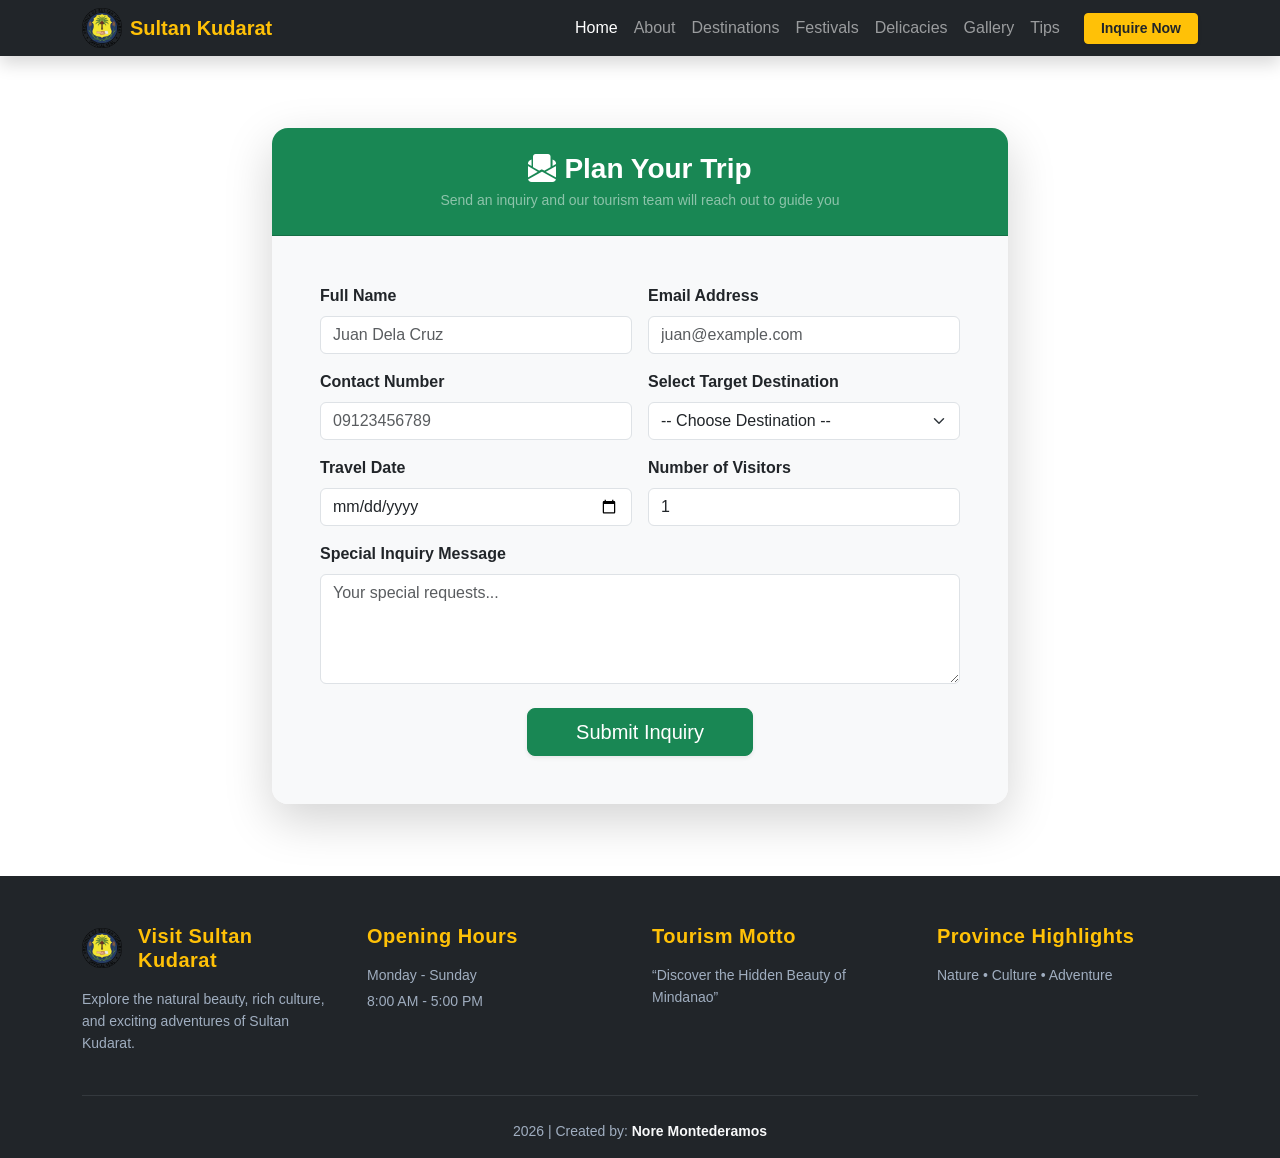
<file: inquiry.html>
<!DOCTYPE html>
<html lang="en">
<head>
    <meta charset="UTF-8">
    <meta name="viewport" content="width=device-width, initial-scale=1.0">
    <title>Inquire - Sultan Kudarat Tourism Website</title>
    <link href="https://cdn.jsdelivr.net/npm/bootstrap@5.3.0/dist/css/bootstrap.min.css" rel="stylesheet">
    <link rel="stylesheet" href="https://cdn.jsdelivr.net/npm/bootstrap-icons@1.11.0/font/bootstrap-icons.css">
    <link rel="stylesheet" href="style/style.css">
</head>
<body>
    <nav class="navbar navbar-expand-lg navbar-dark bg-dark sticky-top shadow">
        <div class="container">
            <img src="images/logo.png" alt="Sultan Kudarat Tourism Logo" height="40" class="me-2">
            <a class="navbar-brand fw-bold text-warning" href="#home">Sultan Kudarat</a>
            <button class="navbar-toggler" type="button" data-bs-toggle="collapse" data-bs-target="#navbarNav"><span class="navbar-toggler-icon"></span></button>
            <div class="collapse navbar-collapse" id="navbarNav">
    <ul class="navbar-nav ms-auto text-center">
        <li class="nav-item"><a class="nav-link active" href="index.html#home">Home</a></li>
        <li class="nav-item"><a class="nav-link" href="about.html">About</a></li>        
        <li class="nav-item"><a class="nav-link" href="destinations.html">Destinations</a></li>
        <li class="nav-item"><a class="nav-link" href="festivals.html">Festivals</a></li>
        <li class="nav-item"><a class="nav-link" href="food.html">Delicacies</a></li>
        <li class="nav-item"><a class="nav-link" href="gallery.html">Gallery</a></li>
        <li class="nav-item"><a class="nav-link" href="tips.html">Tips</a></li>
        <li class="nav-item d-flex align-items-center ms-lg-3 mt-2 mt-lg-0"><a class="btn btn-warning btn-sm text-dark px-3 fw-bold shadow-sm" href="inquiry.html">Inquire Now</a></li>
    </ul>
            </div>
        </div>
    </nav>
    <section class="py-5">
        <div class="container py-4">
            <div class="row justify-content-center">
                <div class="col-lg-8">
                    <div class="card shadow-lg border-0 rounded-4 overflow-hidden">
                        <div class="card-header bg-success text-white text-center py-4">
                            <h3 class="fw-bold mb-1"><i class="bi bi-envelope-paper-fill me-2"></i>Plan Your Trip</h3>
                            <p class="mb-0 small text-white-50">Send an inquiry and our tourism team will reach out to guide you</p>
                        </div>
                        <div class="card-body p-4 p-md-5 bg-light">
                            <form id="bookingForm" novalidate>
                                <div class="row g-3">
                                    <div class="col-md-6">
                                        <label class="form-label fw-bold">Full Name</label>
                                        <input type="text" id="fullName" class="form-control" placeholder="Juan Dela Cruz">
                                        <div class="error-msg" id="nameError">Full name is required.</div>
                                    </div>
                                    <div class="col-md-6">
                                        <label class="form-label fw-bold">Email Address</label>
                                        <input type="email" id="email" class="form-control" placeholder="juan@example.com">
                                        <div class="error-msg" id="emailError">Please enter a valid email address.</div>
                                    </div>
                                    <div class="col-md-6">
                                        <label class="form-label fw-bold">Contact Number</label>
                                        <input type="text" id="contactNum" class="form-control" placeholder="09123456789">
                                        <div class="error-msg" id="contactError">Provide a valid contact number (digits only).</div>
                                    </div>
                                    <div class="col-md-6">
                                        <label class="form-label fw-bold">Select Target Destination</label>
                                        <select id="targetDestination" class="form-select">
                                            <option value="">-- Choose Destination --</option>
                                        </select>
                                        <div class="error-msg" id="destinationError">Please select a destination.</div>
                                    </div>
                                    <div class="col-md-6">
                                        <label class="form-label fw-bold">Travel Date</label>
                                        <input type="date" id="travelDate" class="form-control">
                                        <div class="error-msg" id="dateError">Please pick your travel date.</div>
                                    </div>
                                    <div class="col-md-6">
                                        <label class="form-label fw-bold">Number of Visitors</label>
                                        <input type="number" id="visitorCount" class="form-control" min="1" value="1">
                                        <div class="error-msg" id="visitorError">Must be at least 1 visitor.</div>
                                    </div>
                                    <div class="col-12">
                                        <label class="form-label fw-bold">Special Inquiry Message</label>
                                        <textarea id="message" class="form-control" rows="4" placeholder="Your special requests..."></textarea>
                                        <div class="error-msg" id="messageError">Message description required.</div>
                                    </div>
                                    <div class="col-12 text-center mt-4">
                                        <button type="submit" class="btn btn-success btn-lg px-5 shadow-sm">Submit Inquiry</button>
                                    </div>
                                </div>
                            </form>

                            <div id="thankYouMessage" class="d-none text-center py-5">
                                <i class="bi bi-check-circle-fill text-success" style="font-size: 5rem;"></i>
                                <h2 class="fw-bold mt-4 text-success">Thank You for Submitting!</h2>
                                <p class="text-muted fs-5 my-3">Your inquiry has been successfully received. Our tourism team will reach out to guide you shortly.</p>
                                <a href="inquiry.html" class="btn btn-success btn-lg px-4 mt-3 rounded-pill shadow-sm">Submit Another Inquiry</a>
                            </div>

                        </div>
                    </div>
                </div>
            </div>
        </div>
    </section>

<footer class="bg-dark text-white pt-5 pb-3">
    <div class="container">
        <div class="row g-4 mb-4">           
            <div class="col-md-3 pe-lg-4">
                <div class="d-flex align-items-center mb-3">
                   <img src="images/logo.png" alt="Sultan Kudarat Tourism Logo" style="height: 40px; width: auto;" class="me-3">
                    <h5 class="fw-bold text-warning mb-0">Visit Sultan Kudarat</h5>
                </div>
                <p class="text-secondary small">Explore the natural beauty, rich culture, and exciting adventures of Sultan Kudarat.</p>
            </div>

            <div class="col-md-3">
                <h5 class="fw-bold text-warning mb-3">Opening Hours</h5>
                <p class="mb-1 text-secondary small">Monday - Sunday</p>
                <p class="text-secondary small">8:00 AM - 5:00 PM</p>
            </div>

            <div class="col-md-3">
                <h5 class="fw-bold text-warning mb-3">Tourism Motto</h5>
                <p class="text-secondary small">“Discover the Hidden Beauty of Mindanao”</p>
            </div>
            <div class="col-md-3">
                <h5 class="fw-bold text-warning mb-3">Province Highlights</h5>
                <p class="text-secondary small">Nature • Culture • Adventure</p>
            </div>
        </div>
        <hr class="border-secondary">
        <div class="row pt-2">
            <div class="col text-center">
                <p class="text-secondary small mb-0">
                   2026 | Created by: <span class="text-light fw-semibold">Nore Montederamos</span>
                </p>
            </div>
        </div>
    </div>
</footer>
    <script src="https://cdn.jsdelivr.net/npm/bootstrap@5.3.0/dist/js/bootstrap.bundle.min.js"></script>
    <script src="script/script.js"></script>
</body>
</html>
</file>
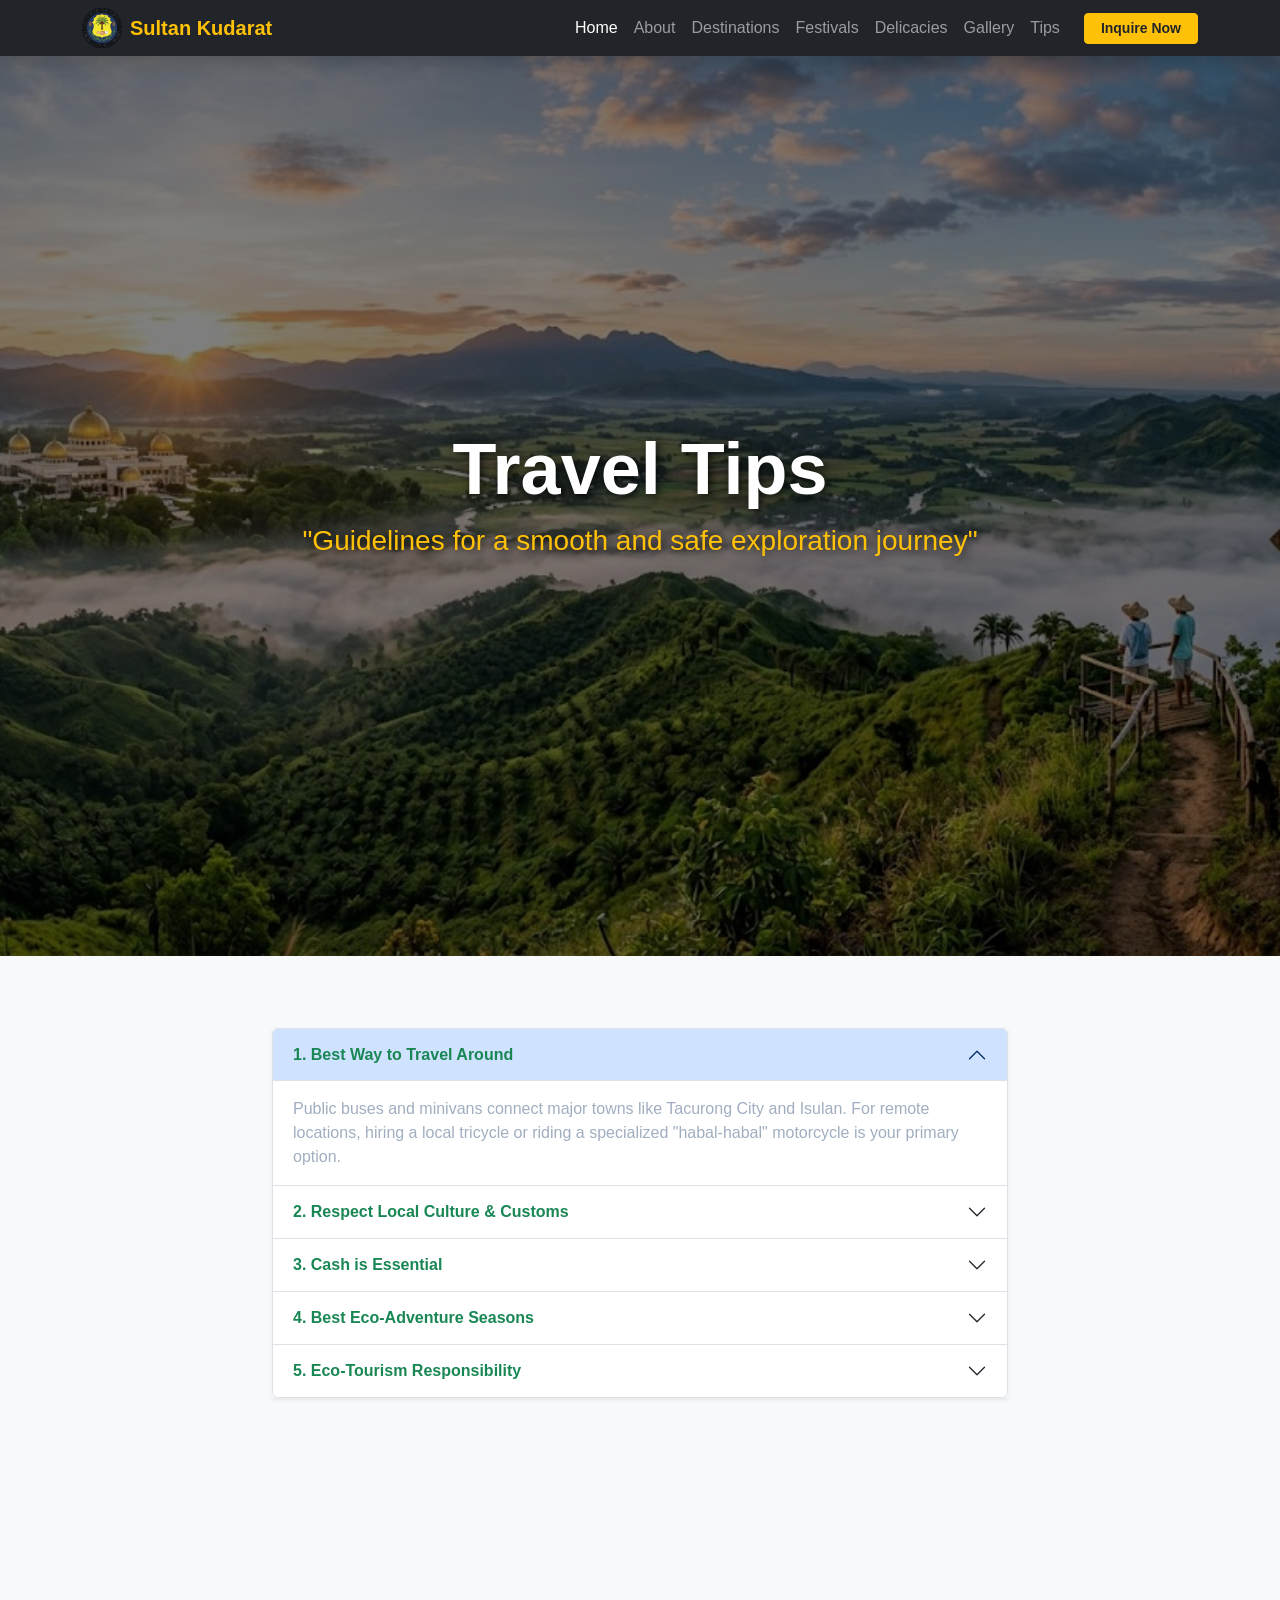
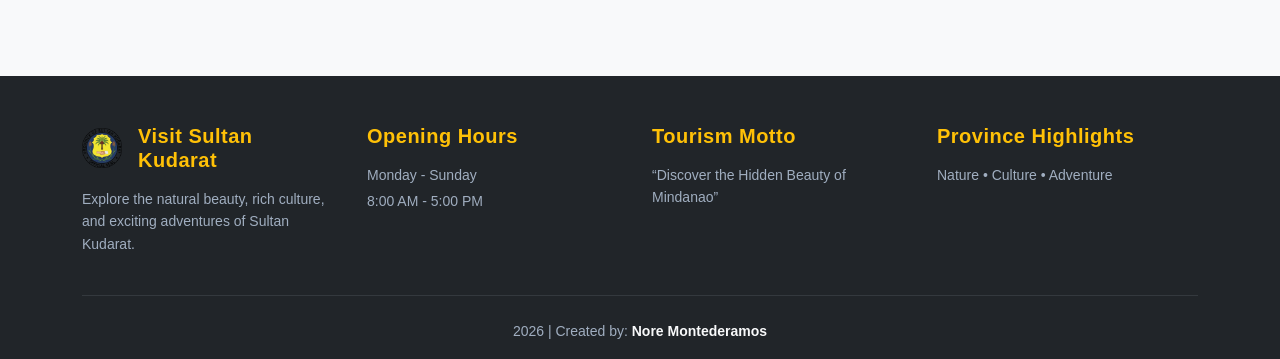
<file: tips.html>
<!DOCTYPE html>
<html lang="en">
<head>
    <meta charset="UTF-8">
    <meta name="viewport" content="width=device-width, initial-scale=1.0">
    <title>Travel Tips - Sultan Kudarat Tourism Website</title>
    <link href="https://cdn.jsdelivr.net/npm/bootstrap@5.3.0/dist/css/bootstrap.min.css" rel="stylesheet">
    <link rel="stylesheet" href="style/style.css">
</head>
<body>
    <nav class="navbar navbar-expand-lg navbar-dark bg-dark sticky-top shadow">
        <div class="container">
            <img src="images/logo.png" alt="Sultan Kudarat Tourism Logo" height="40" class="me-2">
            <a class="navbar-brand fw-bold text-warning" href="#home">Sultan Kudarat</a>
            <button class="navbar-toggler" type="button" data-bs-toggle="collapse" data-bs-target="#navbarNav"><span class="navbar-toggler-icon"></span></button>
            <div class="collapse navbar-collapse" id="navbarNav">
    <ul class="navbar-nav ms-auto text-center">
        <li class="nav-item"><a class="nav-link active" href="index.html#home">Home</a></li>
        <li class="nav-item"><a class="nav-link" href="about.html">About</a></li>        
        <li class="nav-item"><a class="nav-link" href="destinations.html">Destinations</a></li>
        <li class="nav-item"><a class="nav-link" href="festivals.html">Festivals</a></li>
        <li class="nav-item"><a class="nav-link" href="food.html">Delicacies</a></li>
        <li class="nav-item"><a class="nav-link" href="gallery.html">Gallery</a></li>
        <li class="nav-item"><a class="nav-link" href="tips.html">Tips</a></li>
        <li class="nav-item d-flex align-items-center ms-lg-3 mt-2 mt-lg-0"><a class="btn btn-warning btn-sm text-dark px-3 fw-bold shadow-sm" href="inquiry.html">Inquire Now</a></li>
    </ul>
            </div>
        </div>
    </nav>

        <section id="home" class="hero-banner d-flex align-items-center text-center text-white">
        <div class="container">
            <h1 class="display-2 fw-bold text-shadow animate-fade-in">Travel Tips</h1>
            <p class="lead fs-3 text-warning mb-4 text-shadow italic">"Guidelines for a smooth and safe exploration journey"</p>
        </div>
        </section>

    <section class="py-5 bg-light" style="min-height: 80vh;">
        <div class="container py-4">
            <div class="row justify-content-center">
                <div class="col-lg-8">
                    <div class="accordion shadow-sm" id="tipsAccordion">
                        <div class="accordion-item">
                            <h2 class="accordion-header"><button class="accordion-button fw-bold text-success" type="button" data-bs-toggle="collapse" data-bs-target="#tip1">1. Best Way to Travel Around</button></h2>
                            <div id="tip1" class="accordion-collapse collapse show" data-bs-parent="#tipsAccordion"><div class="accordion-body text-secondary">Public buses and minivans connect major towns like Tacurong City and Isulan. For remote locations, hiring a local tricycle or riding a specialized "habal-habal" motorcycle is your primary option.</div></div>
                        </div>
                        <div class="accordion-item">
                            <h2 class="accordion-header"><button class="accordion-button collapsed fw-bold text-success" type="button" data-bs-toggle="collapse" data-bs-target="#tip2">2. Respect Local Culture & Customs</button></h2>
                            <div id="tip2" class="accordion-collapse collapse" data-bs-parent="#tipsAccordion"><div class="accordion-body text-secondary">Sultan Kudarat has a prominent Muslim and Indigenous community. Dress modestly when visiting community landmarks or religious sites, and always ask permission before taking photos of locals.</div></div>
                        </div>
                        <div class="accordion-item">
                            <h2 class="accordion-header"><button class="accordion-button collapsed fw-bold text-success" type="button" data-bs-toggle="collapse" data-bs-target="#tip3">3. Cash is Essential</button></h2>
                            <div id="tip3" class="accordion-collapse collapse" data-bs-parent="#tipsAccordion"><div class="accordion-body text-secondary">While urban hubs like Tacurong have operational ATMs, eco-destinations and remote beach resorts transact strictly in cash. Bring enough Philippine Pesos (PHP) along.</div></div>
                        </div>
                        <div class="accordion-item">
                            <h2 class="accordion-header"><button class="accordion-button collapsed fw-bold text-success" type="button" data-bs-toggle="collapse" data-bs-target="#tip4">4. Best Eco-Adventure Seasons</button></h2>
                            <div id="tip4" class="accordion-collapse collapse" data-bs-parent="#tipsAccordion"><div class="accordion-body text-secondary">The dry summer months (December to May) are ideal for coastal beaches, caving, and clear mountain trekking.</div></div>
                        </div>
                        <div class="accordion-item">
                            <h2 class="accordion-header"><button class="accordion-button collapsed fw-bold text-success" type="button" data-bs-toggle="collapse" data-bs-target="#tip5">5. Eco-Tourism Responsibility</button></h2>
                            <div id="tip5" class="accordion-collapse collapse" data-bs-parent="#tipsAccordion"><div class="accordion-body text-secondary">Practice the "Leave No Trace" principle. Dispose of your trash correctly and support local economies by purchasing authentic regional items.</div></div>
                        </div>
                    </div>
                </div>
            </div>
        </div>
    </section>

<footer class="bg-dark text-white pt-5 pb-3">
    <div class="container">
        <div class="row g-4 mb-4">           
            <div class="col-md-3 pe-lg-4">
                <div class="d-flex align-items-center mb-3">
                   <img src="images/logo.png" alt="Sultan Kudarat Tourism Logo" style="height: 40px; width: auto;" class="me-3">
                    <h5 class="fw-bold text-warning mb-0">Visit Sultan Kudarat</h5>
                </div>
                <p class="text-secondary small">Explore the natural beauty, rich culture, and exciting adventures of Sultan Kudarat.</p>
            </div>

            <div class="col-md-3">
                <h5 class="fw-bold text-warning mb-3">Opening Hours</h5>
                <p class="mb-1 text-secondary small">Monday - Sunday</p>
                <p class="text-secondary small">8:00 AM - 5:00 PM</p>
            </div>

            <div class="col-md-3">
                <h5 class="fw-bold text-warning mb-3">Tourism Motto</h5>
                <p class="text-secondary small">“Discover the Hidden Beauty of Mindanao”</p>
            </div>
            <div class="col-md-3">
                <h5 class="fw-bold text-warning mb-3">Province Highlights</h5>
                <p class="text-secondary small">Nature • Culture • Adventure</p>
            </div>
        </div>
        <hr class="border-secondary">
        <div class="row pt-2">
            <div class="col text-center">
                <p class="text-secondary small mb-0">
                   2026 | Created by: <span class="text-light fw-semibold">Nore Montederamos</span>
                </p>
            </div>
        </div>
    </div>
</footer>

    <script src="https://cdn.jsdelivr.net/npm/bootstrap@5.3.0/dist/js/bootstrap.bundle.min.js"></script>
</body>
</html>
</file>
<file: style/style.css>
html {
    scroll-behavior: smooth;
}

body {
    font-family: 'Segoe UI', Tahoma, Geneva, Verdana, sans-serif;
    color: #333;
    overflow-x: hidden;
}

.justify-text {
    text-align: justify;
}

.hero-banner{
    background: linear-gradient(rgba(0,0,0,0.5), rgba(0,0,0,0.5)),
    url("../images/hero.jpg");
    background-size: cover;
    background-position: center;
    background-repeat: no-repeat;
    min-height: 100vh;
}

.text-shadow {
    text-shadow: 2px 2px 10px rgba(0, 0, 0, 0.8);
}

.hero-subtext {
    max-width: 700px;
}

.section-title::after {
    content: '';
    display: block;
    width: 60px;
    height: 4px;
    background-color: #ffc107;
    margin: 10px auto 0 auto;
    border-radius: 2px;
}

.card-hover-effect {
    transition: transform 0.3s ease, box-shadow 0.3s ease;
}

.card-hover-effect:hover {
    transform: translateY(-8px);
    box-shadow: 0 12px 25px rgba(0, 0, 0, 0.15) !important;
}

.btn-hover-grow {
    transition: transform 0.2s ease, background-color 0.2s ease;
}

.btn-hover-grow:hover {
    transform: scale(1.05);
}

.food-img {
    width: 120px;
    height: 120px;
    object-fit: cover;
    margin-top: -40px;
}

.card-desc {
    height: 72px;
    overflow: hidden;
    display: -webkit-box;
    -webkit-line-clamp: 3;
    -webkit-box-orient: vertical;
}

.dest-card-img {
    height: 200px;
    object-fit: cover;
}

.festival-img {
    height: 240px;
    object-fit: cover;
}

.modal-hero-img {
    height: 350px;
    object-fit: cover;
}

.gallery-item {
    height: 140px;
    object-fit: cover;
    cursor: pointer;
    transition: transform 0.2s ease, filter 0.2s ease;
}

.gallery-item:hover {
    transform: scale(1.04);
    filter: brightness(1.15);
}

.max-lightbox-img {
    max-height: 85vh;
    object-fit: contain;
    margin: auto;
}

.btn-lightbox-nav {
    background-color: rgba(0, 0, 0, 0.6);
    border: none;
    width: 45px;
    height: 45px;
    display: flex;
    align-items: center;
    justify-content: center;
}

.btn-lightbox-nav:hover {
    background-color: rgba(255, 193, 7, 0.9);
    color: black !important;
}

.error-msg {
    color: #dc3545;
    font-size: 0.85rem;
    margin-top: 4px;
    display: none;
}

.form-control.is-invalid, .form-select.is-invalid {
    border-color: #dc3545;
    background-image: none;
}

footer h5 {
    letter-spacing: 0.5px;
}

footer p {
    line-height: 1.6;
}
footer img {
    max-width: 100%;
    height: auto;
    object-fit: contain;
}

.text-secondary {
    color: #a0aec0 !important;
}

.animate-fade-in {
    animation: fadeIn ease 1.5s;
}

.gallery-hero-bg {
    position: relative;
    background-image: linear-gradient(rgba(0, 0, 0, 0.75), rgba(0, 0, 0, 0.85)), url('../images/hero.jpg'); /* Replace with your actual background image path */
    background-size: cover;
    background-position: center;
    background-repeat: no-repeat;
    background-attachment: fixed; /* Creates a beautiful parallax scrolling effect */
    min-height: 85vh;
    display: flex;
    align-items: center;
}

.section-title {
    letter-spacing: 2px;
    text-shadow: 0 0 15px rgba(255, 193, 7, 0.3);
}

.modal-content-glass {
    background: rgba(15, 15, 15, 0.7) !important;
    backdrop-filter: blur(10px);
    -webkit-backdrop-filter: blur(10px);
    border: 1px solid rgba(255, 255, 255, 0.1) !important;
}

.btn-lightbox-nav {
    background-color: rgba(255, 255, 255, 0.15) !important;
    border: 1px solid rgba(255, 255, 255, 0.2) !important;
    backdrop-filter: blur(5px);
    color: #fff !important;
    transition: all 0.3s ease;
}

.btn-lightbox-nav:hover {
    background-color: #ffc107 !important;
    color: #000 !important;
    transform: translateY(-50%) scale(1.1) !important;
}

@keyframes fadeIn {
    0% { opacity:0; transform: translateY(20px); }
    100% { opacity:1; transform: translateY(0); }
}

@media (min-width: 992px) {
    .navbar-nav {
        display: flex !important;
        align-items: center !important;
        flex-direction: row !important;
    }
    .navbar-nav .nav-item:last-child {
        margin-top: 0 !important;
        margin-left: 1rem !important;
    }
}

        .carousel-item {
            position: relative;
        }
        .attraction-card {
            transition: transform 0.3s ease, box-shadow 0.3s ease;
        }
        .attraction-card:hover {
            transform: translateY(-5px);
            box-shadow: 0 1rem 3rem rgba(0,0,0,.175) !important;
        }

@media (max-width: 991px) {
    .navbar-nav {
        display: flex !important;
        flex-direction: column !important;
        align-items: center !important;
    }
    .navbar-nav .nav-item:last-child {
        margin-top: 0.5rem !important;
        margin-bottom: 0.5rem !important;
        width: auto !important;
    }
}

html, body {
    max-width: 100%;
    overflow-x: hidden;
}
</file>
